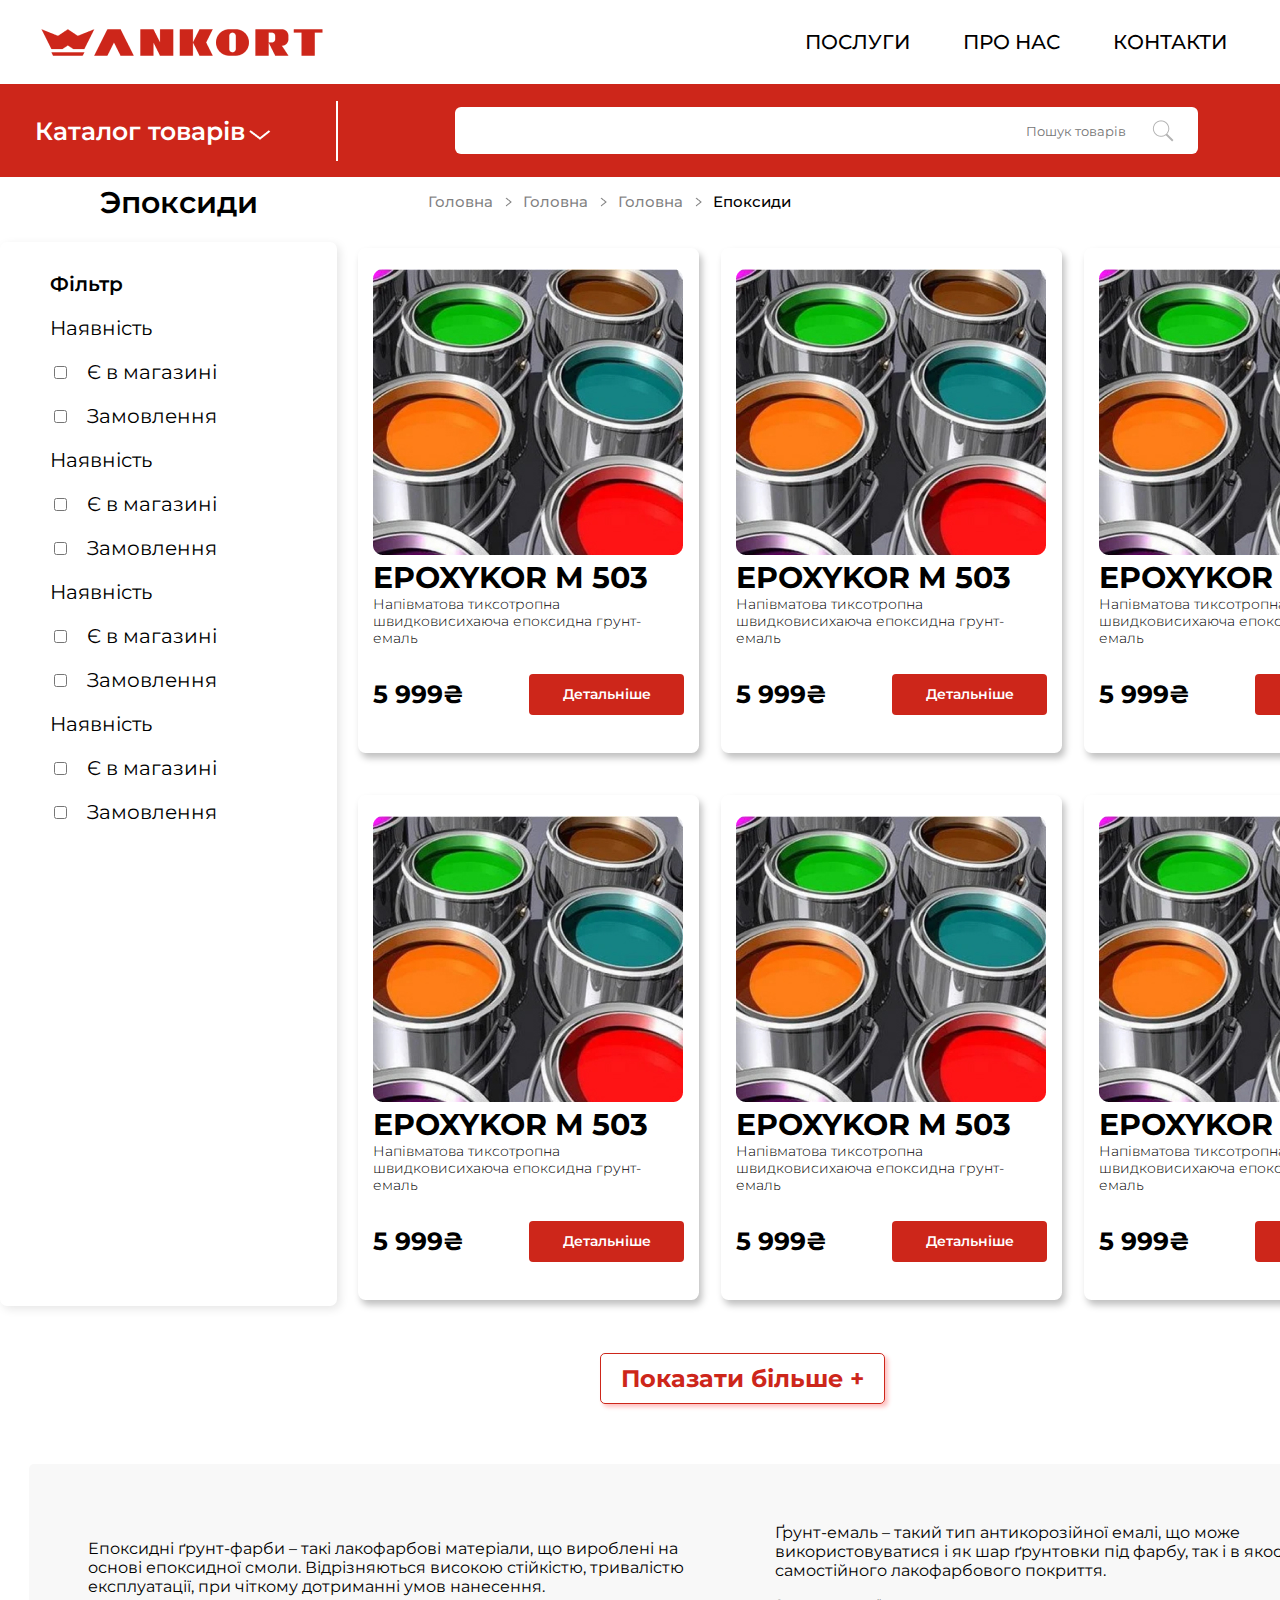
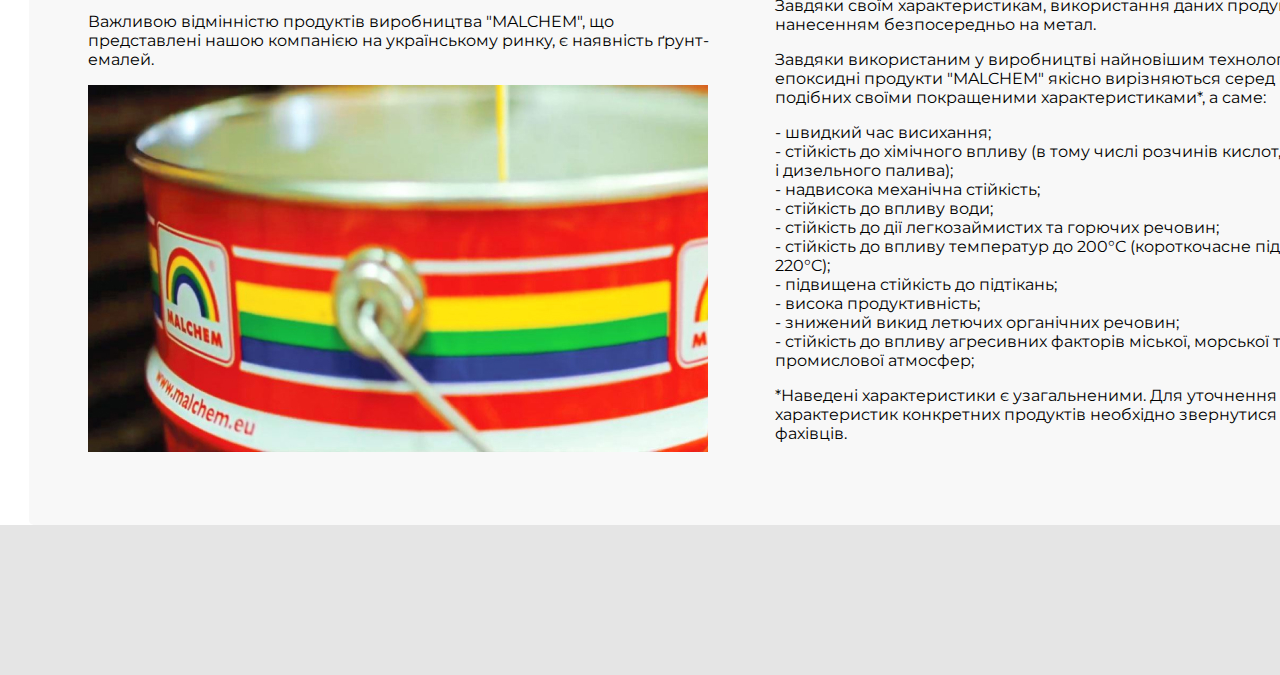
<file: Ankort/Index.html>
<!DOCTYPE html>
<html lang="en">

<head>
    <meta charset="UTF-8">
    <meta http-equiv="X-UA-Compatible" content="IE=edge">
    <meta name="viewport" content="width=device-width, initial-scale=1.0">
    <link rel="stylesheet" href="css/style.min.css">
    <link rel="preconnect" href="https://fonts.gstatic.com">
    <link href="https://fonts.googleapis.com/css2?family=Montserrat:wght@200;300;400;500;600;700&display=swap"
        rel="stylesheet">
    <title>Document</title>
</head>

<body>
    <header class="header">
        <div class="header__top">
            <div class="logo">
                <a href="#" class="logo-link">
                    <img src="images/logo.png" alt="">
                </a>
            </div>
            <ul class="menu__list">
                <li class="menu__item">
                    <a class="menu__link" href="#">Послуги</a>
                </li>
                <li class="menu__item">
                    <a class="menu__link" href="#">Про нас</a>
                </li>
                <li class="menu__item">
                    <a class="menu__link" href="#">Контакти</a>
                </li>
            </ul>
        </div>
        <div class="header__bottom-bg"></div>
    </header>
    <section class="content">
        <div class="container">
            <div class="header__bottom">
                <div class="menu__catalog">
                    <a class="menu__catalog-link" href="#">Каталог товарів</a>
                    <img class="menu__catalog-image" src="images/menu_expand.png" alt="">
                </div>
                <form class="header__search" action="">
                    <input class="header__search-input" type="text" placeholder="Пошук товарів" name="search">
                    <button class="header__search-buttom">
                    </button>
                </form>
                <div class="header__language">
                    <a href="" class="header__language-link lenguage__select">укр</a>
                    <span class="header__lenguage-merge">|</span>
                    <a href="" class="header__language-link">рус</a>
                </div>
            </div>
            <div class="navigation">
                <div class="navigation__title">
                    <a class="title" href="#">Эпоксиди</a>
                </div>
                <div class="breadcrumbs">
                    <ul class="breadcrumb__list">
                        <li class="breadcrumb__item"><a class="breadcrumb__link" href="#">Головна</a></li>
                        <li class="breadcrumb__item"><a class="breadcrumb__link" href="#">Головна</a></li>
                        <li class="breadcrumb__item"><a class="breadcrumb__link" href="#">Головна</a></li>
                        <li class="breadcrumb__item">Епоксиди</li>
                    </ul>
                </div>
            </div>
            <div class="product__content">
                <div class="filter">
                    <p class="filter-title">Фільтр</p>
                    <p>Наявність</p>
                    <form action="index.html">
                        <p><input class="filter__checkbox" type="checkbox" />Є в магазині</p>
                        <p><input class="filter__checkbox" type="checkbox" />Замовлення</p>
                        <p>Наявність</p>
                        <p><input class="filter__checkbox" type="checkbox" />Є в магазині</p>
                        <p><input class="filter__checkbox" type="checkbox" />Замовлення</p>
                        <p>Наявність</p>
                        <p><input class="filter__checkbox" type="checkbox" />Є в магазині</p>
                        <p><input class="filter__checkbox" type="checkbox" />Замовлення</p>
                        <p>Наявність</p>
                        <p><input class="filter__checkbox" type="checkbox" />Є в магазині</p>
                        <p><input class="filter__checkbox" type="checkbox" />Замовлення</p>
                    </form>
                </div>
                <div class="cardproducts">
                    <div class="cardproduct">
                        <img class="cardproduct__image" src="images/cardprocuct-1.jpg" alt="">
                        <div class="cardproduct__content">
                            <h2 class="cardproduct__content-title">
                                EPOXYKOR M 503
                            </h2>
                            <div class="cardproduct__content-text">
                                Напівматова тиксотропна швидковисихаюча епоксидна грунт-емаль
                            </div>
                            <div class="cardproduct__content-bottom">
                                <div class="cardproduct__content-price">
                                    5 999₴
                                </div>
                                <a class="cardproduct__content-link" href="Index1.html">
                                    Детальніше
                                </a>
                            </div>
                            </a>
                        </div>
                    </div>
                    <div class="cardproduct">
                        <img class="cardproduct__image" src="images/cardprocuct-1.jpg" alt="">
                        <div class="cardproduct__content">
                            <h2 class="cardproduct__content-title">
                                EPOXYKOR M 503
                            </h2>
                            <div class="cardproduct__content-text">
                                Напівматова тиксотропна швидковисихаюча епоксидна грунт-емаль
                            </div>
                            <div class="cardproduct__content-bottom">
                                <div class="cardproduct__content-price">
                                    5 999₴
                                </div>
                                <a class="cardproduct__content-link" href="Index1.html">
                                    Детальніше
                                </a>
                            </div>
                            </a>
                        </div>
                    </div>
                    <div class="cardproduct">
                        <img class="cardproduct__image" src="images/cardprocuct-1.jpg" alt="">
                        <div class="cardproduct__content">
                            <h2 class="cardproduct__content-title">
                                EPOXYKOR M 503
                            </h2>
                            <div class="cardproduct__content-text">
                                Напівматова тиксотропна швидковисихаюча епоксидна грунт-емаль
                            </div>
                            <div class="cardproduct__content-bottom">
                                <div class="cardproduct__content-price">
                                    5 999₴
                                </div>
                                <a class="cardproduct__content-link" href="#">
                                    Детальніше
                                </a>
                            </div>
                            </a>
                        </div>
                    </div>
                    <div class="cardproduct">
                        <img class="cardproduct__image" src="images/cardprocuct-1.jpg" alt="">
                        <div class="cardproduct__content">
                            <h2 class="cardproduct__content-title">
                                EPOXYKOR M 503
                            </h2>
                            <div class="cardproduct__content-text">
                                Напівматова тиксотропна швидковисихаюча епоксидна грунт-емаль
                            </div>
                            <div class="cardproduct__content-bottom">
                                <div class="cardproduct__content-price">
                                    5 999₴
                                </div>
                                <a class="cardproduct__content-link" href="Index1.html">
                                    Детальніше
                                </a>
                            </div>
                            </a>
                        </div>
                    </div>
                    <div class="cardproduct">
                        <img class="cardproduct__image" src="images/cardprocuct-1.jpg" alt="">
                        <div class="cardproduct__content">
                            <h2 class="cardproduct__content-title">
                                EPOXYKOR M 503
                            </h2>
                            <div class="cardproduct__content-text">
                                Напівматова тиксотропна швидковисихаюча епоксидна грунт-емаль
                            </div>
                            <div class="cardproduct__content-bottom">
                                <div class="cardproduct__content-price">
                                    5 999₴
                                </div>
                                <a class="cardproduct__content-link" href="Index1.html">
                                    Детальніше
                                </a>
                            </div>
                            </a>
                        </div>
                    </div>
                    <div class="cardproduct">
                        <img class="cardproduct__image" src="images/cardprocuct-1.jpg" alt="">
                        <div class="cardproduct__content">
                            <h2 class="cardproduct__content-title">
                                EPOXYKOR M 503
                            </h2>
                            <div class="cardproduct__content-text">
                                Напівматова тиксотропна швидковисихаюча епоксидна грунт-емаль
                            </div>
                            <div class="cardproduct__content-bottom">
                                <div class="cardproduct__content-price">
                                    5 999₴
                                </div>
                                <a class="cardproduct__content-link" href="Index1.html">
                                    Детальніше
                                </a>
                            </div>
                            </a>
                        </div>
                    </div>
                </div>
            </div>
            <div class="view__more">
                <a class="view__more-link" href="#">Показати більше +</a>
            </div>
            <div class="content__info">
                <p>
                    Епоксидні ґрунт-фарби – такі лакофарбові матеріали, що вироблені на основі епоксидної смоли.
                    Відрізняються високою стійкістю, тривалістю експлуатації, при чіткому дотриманні умов нанесення.
                </p>
                <p>
                    Важливою відмінністю продуктів виробництва "MALCHEM", що представлені нашою компанією на
                    українському
                    ринку, є наявність ґрунт-емалей.
                </p>
                <img src="images/content_img-1.jpg" alt="">
                <p>
                    Ґрунт-емаль – такий тип антикорозійної емалі, що може використовуватися і як шар ґрунтовки під
                    фарбу,
                    так і в якості самостійного лакофарбового покриття.
                </p>
                <p>
                    Завдяки своїм характеристикам, використання даних продуктів можливо нанесенням безпосередньо на
                    метал.
                </p>
                <p>
                    Завдяки використаним у виробництві найновішим технологіям, епоксидні продукти "MALCHEM" якісно
                    вирізняються серед інших подібних своїми покращеними характеристиками*, а саме:
                </p>
                <p>
                    - швидкий час висихання;</br>
                    - стійкість до хімічного впливу (в тому числі розчинів кислот, луг, бензину і дизельного
                    палива);</br>
                    - надвисока механічна стійкість;</br>
                    - стійкість до впливу води;</br>
                    - стійкість до дії легкозаймистих та горючих речовин;</br>
                    - стійкість до впливу температур до 200°C (короткочасне підвищення до 220°C);</br>
                    - підвищена стійкість до підтікань;</br>
                    - висока продуктивність;</br>
                    - знижений викид летючих органічних речовин;</br>
                    - стійкість до впливу агресивних факторів міської, морської та промислової атмосфер;
                </p>
                <p>
                    *Наведені характеристики є узагальненими.
                    Для уточнення характеристик конкретних продуктів необхідно звернутися до наших фахівців.
                </p>
            </div>
        </div>
    </section>
</body>

</html>
</file>
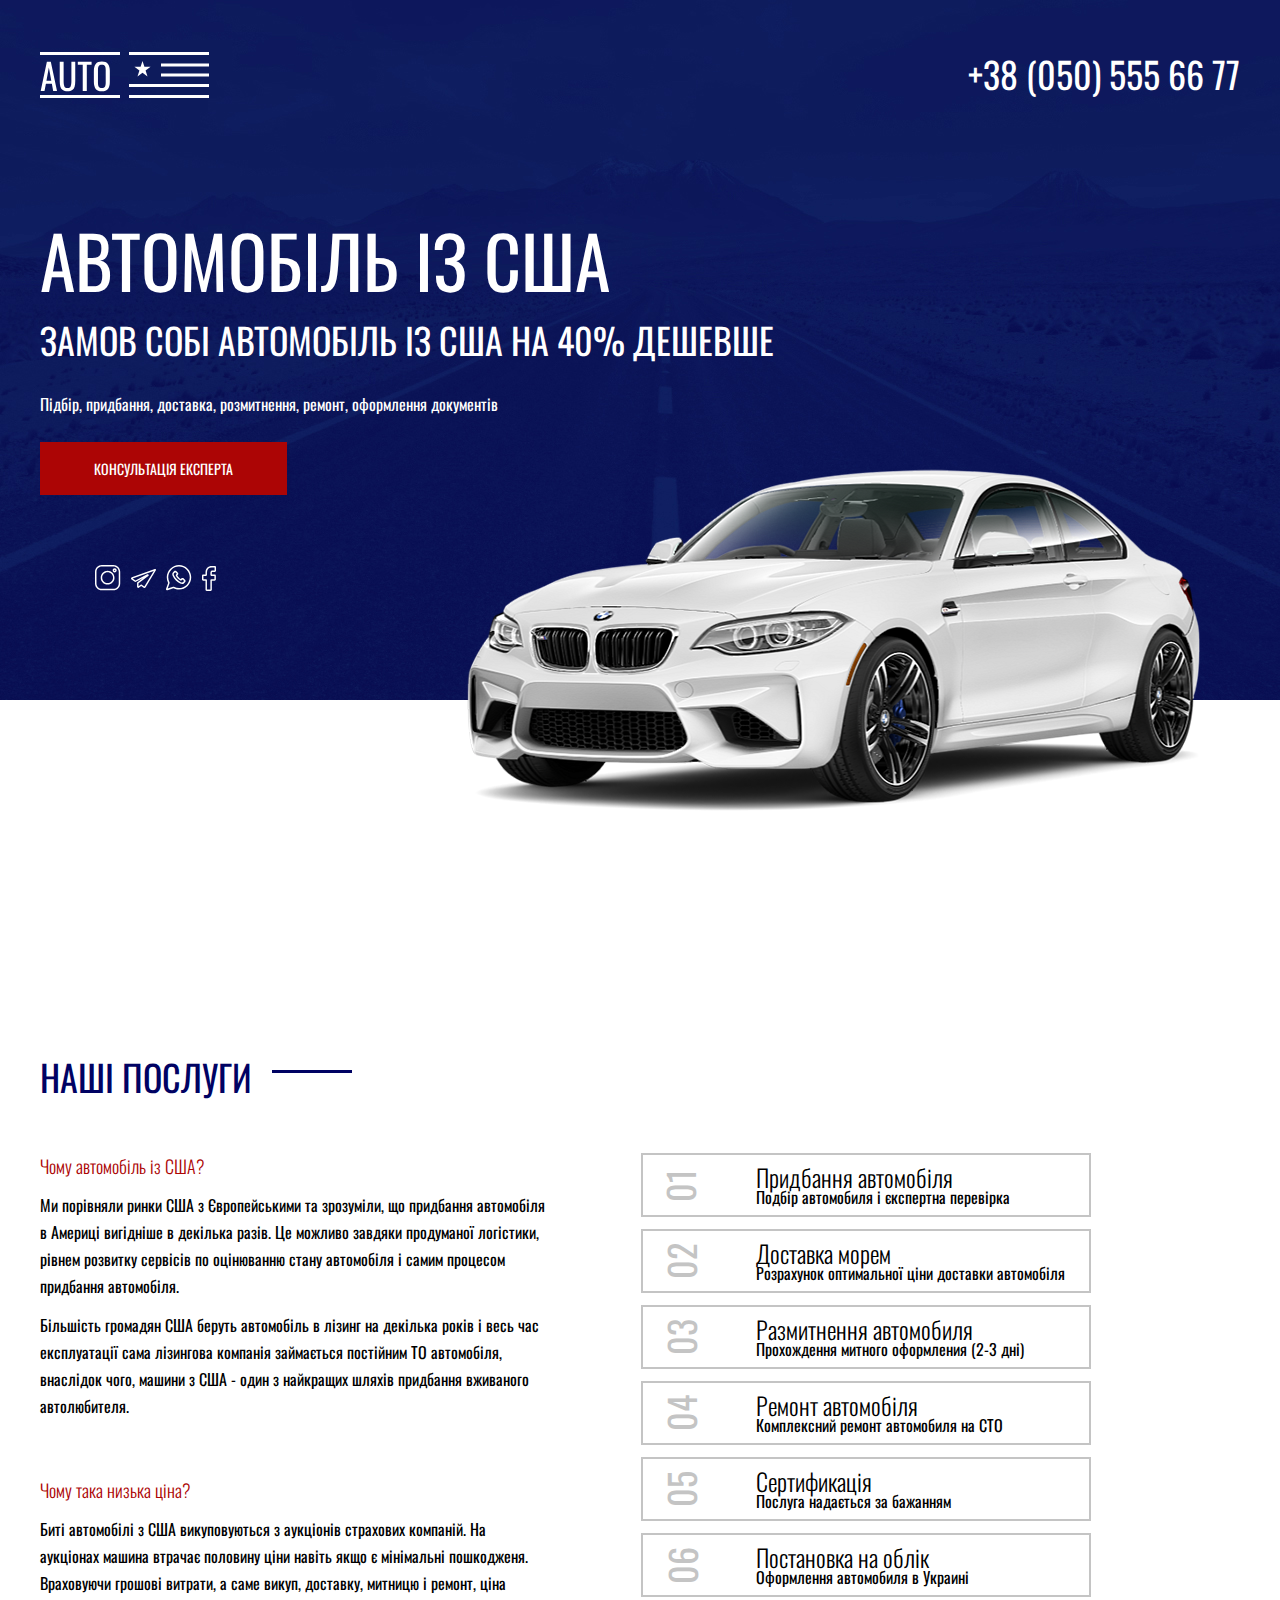
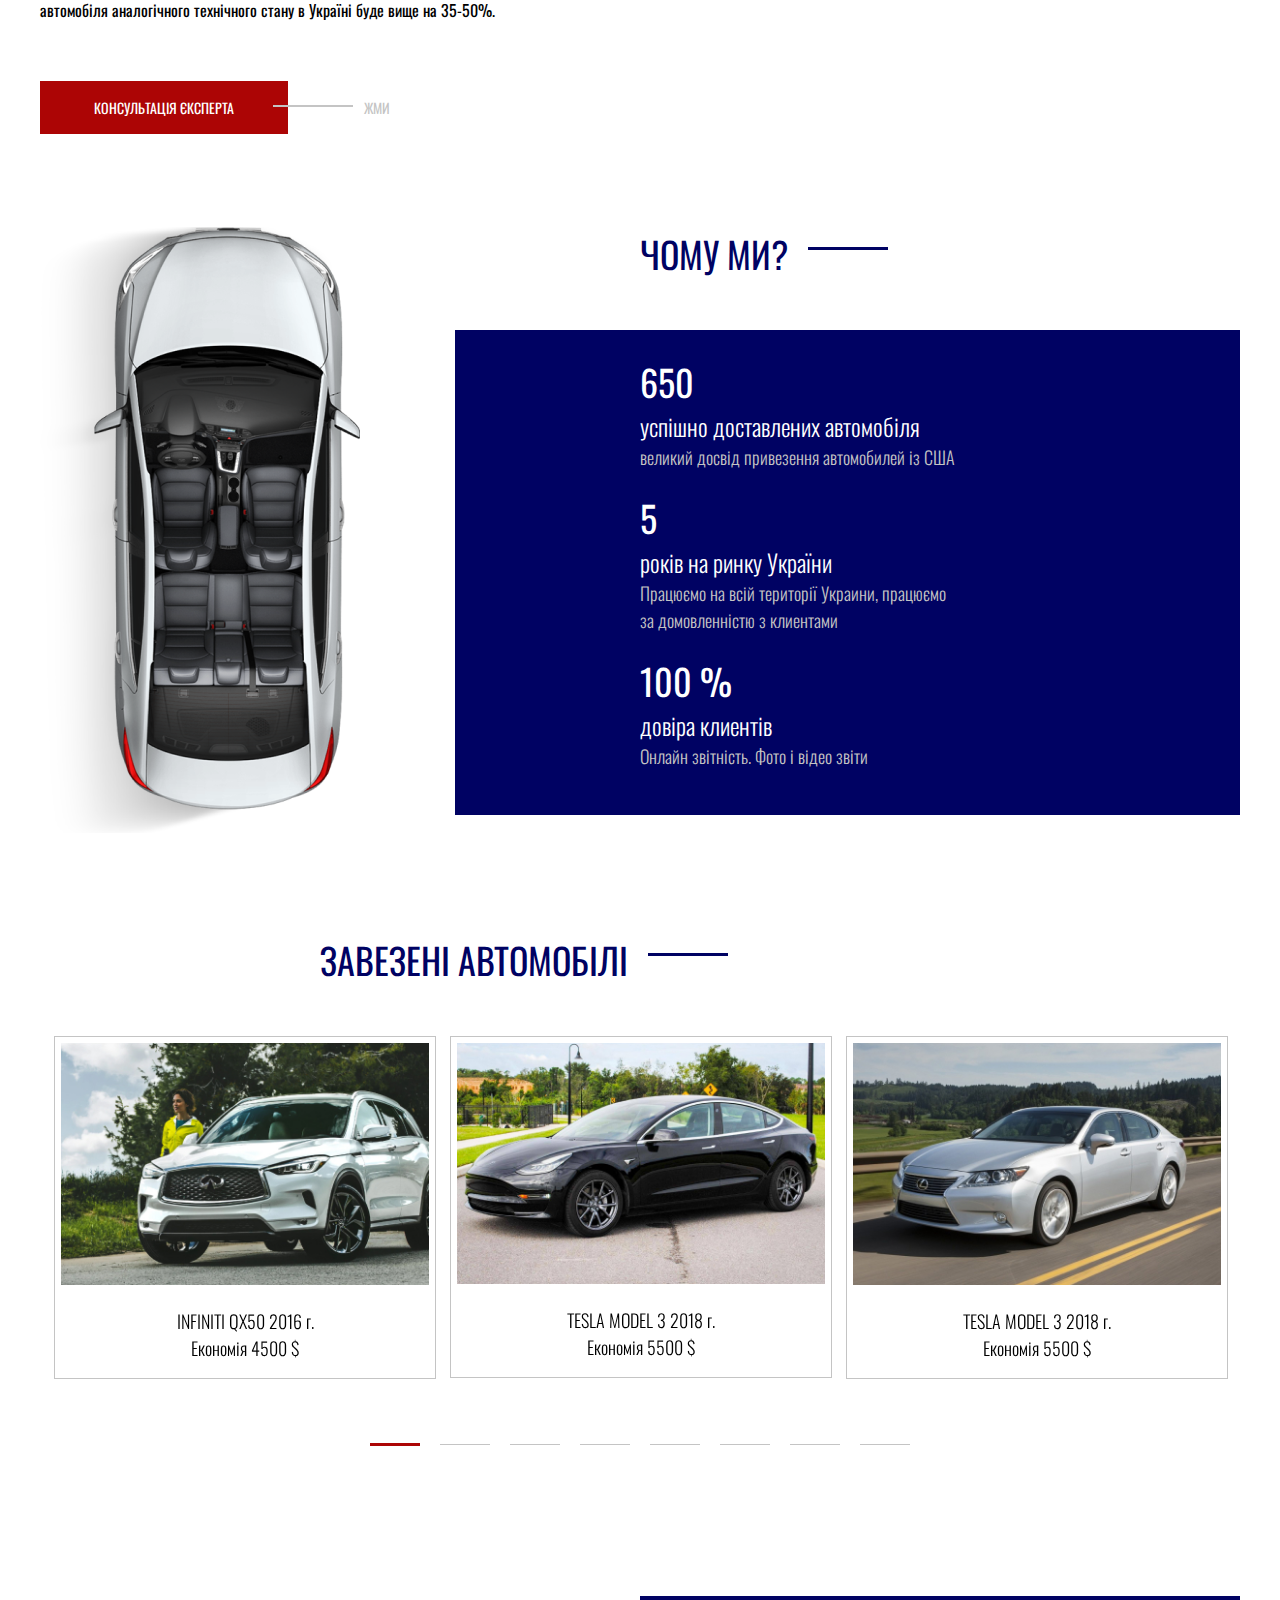
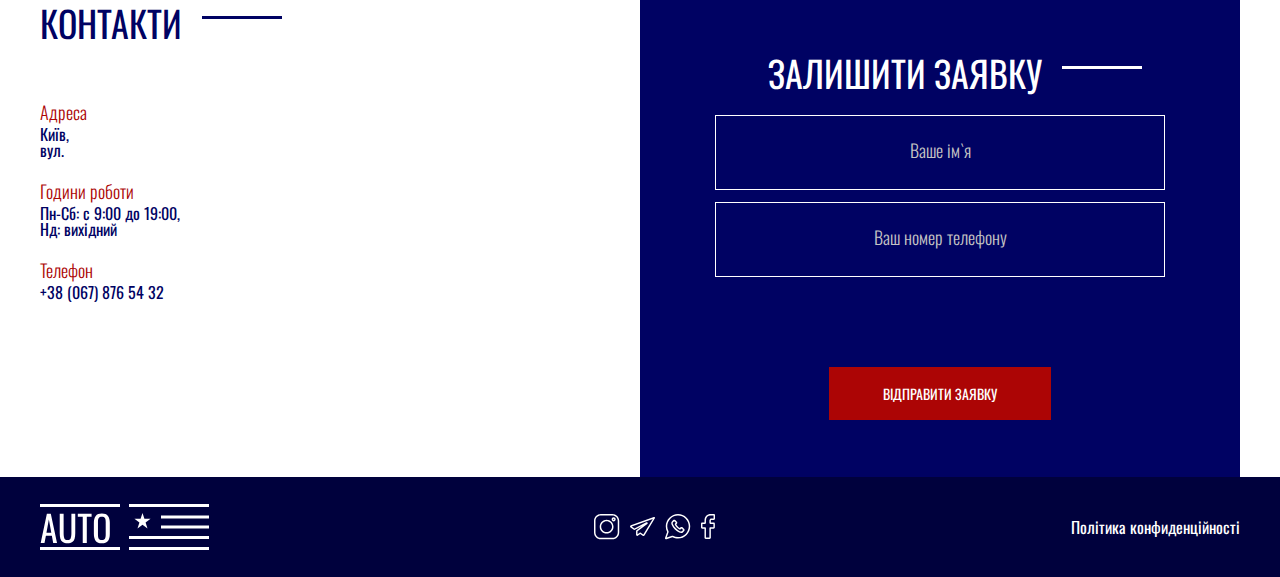
<file: AutoUSA/Index.html>
<!DOCTYPE html>
<html lang="ru">

<head>
    <meta charset="UTF-8">
    <meta http-equiv="X-UA-Compatible" content="IE=edge">
    <meta name="viewport" content="width=device-width, initial-scale=1.0">
    <link href="https://fonts.googleapis.com/css2?family=Oswald:wght@300;400&display=swap" rel="stylesheet">
    <link rel="preconnect" href="https://fonts.gstatic.com">
    <link rel="stylesheet" href="css/nullstyle.css">
    <link rel="stylesheet" href="css/slick.css">
    <link rel="stylesheet" href="css/jquery.fancybox.css">
    <link rel="stylesheet" href="css/style.css">


    <title>Document</title>
</head>

<body>
    <header class="header">
        <div class="container">

            <div class="header__top">
                <a class="logo" href="#">
                    <img class="logo__img" src="img/logo 2.svg" alt="">
                </a>
                <a class="phone" href="tel:+380505556677">+38 (050) 555 66 77</a>
            </div>

            <div class="header__content">
                <h1 class="header__title">
                    автомобіль із сша
                </h1>
                <h2 class="header__subtitle">
                    ЗАМОВ СОБІ АВТОМОБІЛЬ ІЗ США НА 40% ДЕШЕВШЕ
                </h2>
                <p class="header__text">
                    Підбір, придбання, доставка, розмитнення, ремонт, оформлення документів
                </p>
                <a class="button" href="#">КОНСУЛЬТАЦІЯ ЕКСПЕРТА</a>
                <div class="social header__social">
                    <a class="social__link" href="#">
                        <img class="social__img" src="img/social/instagram.svg" alt="">
                    </a>
                    <a class="social__link" href="#">
                        <img class="social__img" src="img/social/telegram.svg" alt="">
                    </a>
                    <a class="social__link" href="#">
                        <img class="social__img" src="img/social/whatsapp.svg" alt="">
                    </a>
                    <a class="social__link" href="#">
                        <img class="social__img" src="img/social/facebook.svg" alt="">
                    </a>
                </div>
                <img class="header__image" src="img/bmw.png" alt="">
            </div>
        </div>
    </header>

    <section class="services">
        <div class="container">
            <h2 class="title">НАШІ ПОСЛУГИ</h2>
            <div class="services__inner">
                <div class="services__content">
                    <div class="services__content-box">
                        <h6 class="services__content-title">
                            Чому автомобіль із США?
                        </h6>
                        <div class="services__content-textbox">
                            <p class="services__content-text">
                                Ми порівняли ринки США з Європейськими та зрозуміли, що придбання
                                автомобіля в Америці вигідніше в декілька разів. Це можливо завдяки продуманої
                                логістики, рівнем розвитку сервісів по оцінюванню стану автомобіля
                                і самим процесом придбання автомобіля.
                            </p>
                            <p class="services__content-text">
                                Більшість громадян США беруть автомобіль в лізинг на декілька років
                                і весь час експлуатації сама лізингова компанія
                                займається постійним ТО автомобіля, внаслідок чого,
                                машини з США - один з найкращих шляхів придбання вживаного автолюбителя.
                            </p>
                        </div>
                    </div>

                    <div class="services__content-box">
                        <h6 class="services__content-title">
                            Чому така низька ціна?
                        </h6>
                        <div class="services__content-textbox">
                            <p class="services__content-text">
                                Биті автомобілі з США викуповуються з аукціонів страхових компаній.
                                На аукціонах машина втрачає половину ціни навіть якщо є мінімальні
                                пошкодженя. Враховуючи грошові витрати, а саме викуп, доставку,
                                митницю і ремонт, ціна автомобіля аналогічного технічного стану в Україні
                                буде вище на 35-50%.
                            </p>
                        </div>
                    </div>
                    <a class="button button--decor" href="#">КОНСУЛЬТАЦІЯ ЄКСПЕРТА</a>
                </div>
                <ol class="services__list">
                    <li class="services__item">
                        <p class="services__item-title">Придбання автомобіля</p>
                        <p class="services__item-text">Подбір автомобиля і єкспертна перевірка</p>
                    </li>
                    <li class="services__item">
                        <p class="services__item-title">Доставка морем</p>
                        <p class="services__item-text">Розрахунок оптимальної ціни доставки автомобіля</p>
                    </li>
                    <li class="services__item">
                        <p class="services__item-title">Размитнення автомобиля</p>
                        <p class="services__item-text">Прохождення митного оформления (2-3 дні)</p>
                    </li>
                    <li class="services__item">
                        <p class="services__item-title">Ремонт автомобіля</p>
                        <p class="services__item-text">Комплексний ремонт автомобиля на СТО</p>
                    </li>
                    <li class="services__item">
                        <p class="services__item-title">Сертификація</p>
                        <p class="services__item-text">Послуга надається за бажанням</p>
                    </li>
                    <li class="services__item">
                        <p class="services__item-title">Постановка на облік</p>
                        <p class="services__item-text">Оформлення автомобиля в Украині</p>
                    </li>
                </ol>
            </div>
        </div>
    </section>

    <section class="benefits">
        <div class="container">
            <div class="benefits__inner">
                <img class="benefits__image" src="img/car.png" alt="">
                <div class="benefits__content">
                    <h2 class="title benefits__title">ЧОМУ МИ?</h2>
                    <ul class="benefits__list">
                        <li class="benefits__item">
                            <p class="benefits__item-num">650</p>
                            <p class="benefits__item-title">успішно доставлених автомобіля</p>
                            <p class="benefits__item-text">великий досвід привезення автомобилей із США</p>
                        </li>
                        <li class="benefits__item">
                            <p class="benefits__item-num">5</p>
                            <p class="benefits__item-title">років на ринку України</p>
                            <p class="benefits__item-text">Працюємо на всій території Украини,
                                працюємо за домовленністю з клиентами</p>
                        </li>
                        <li class="benefits__item">
                            <p class="benefits__item-num">100 %</p>
                            <p class="benefits__item-title">довіра клиентів</p>
                            <p class="benefits__item-text">Онлайн звітність. Фото і відео звіти</p>
                        </li>
                    </ul>
                </div>
            </div>
        </div>
    </section>

    <section class="carousel">
        <div class="container">
            <h2 class="title benefits__title">ЗАВЕЗЕНІ АВТОМОБІЛІ</h2>

            <div class="carousel__inner">

                <div class="carousel__item">
                    <div class="carousel__item-box">
                        <img class="carousel__item-img" src="img/carousel/1.jpg" alt="">
                        <h4 class="carousel__item-title">INFINITI QX50 2016 г.</h4>
                        <p class="carousel__item-text">Економія 4500 $</p>
                    </div>
                </div>

                <div class="carousel__item">
                    <div class="carousel__item-box">
                        <img class="carousel__item-img" src="img/carousel/2.jpg" alt="">
                        <h4 class="carousel__item-title">TESLA MODEL 3 2018 г.</h4>
                        <p class="carousel__item-text">Економія 5500 $</p>
                    </div>
                </div>

                <div class="carousel__item">
                    <div class="carousel__item-box">
                        <img class="carousel__item-img" src="img/carousel/3.jpg" alt="">
                        <h4 class="carousel__item-title">TESLA MODEL 3 2018 г.</h4>
                        <p class="carousel__item-text">Економія 5500 $</p>
                    </div>
                </div>

                <div class="carousel__item">
                    <div class="carousel__item-box">
                        <img class="carousel__item-img" src="img/carousel/1.jpg" alt="">
                        <h4 class="carousel__item-title">INFINITI QX50 2016 г.</h4>
                        <p class="carousel__item-text">Економія 4500 $</p>
                    </div>
                </div>

                <div class="carousel__item">
                    <div class="carousel__item-box">
                        <img class="carousel__item-img" src="img/carousel/2.jpg" alt="">
                        <h4 class="carousel__item-title">INFINITI QX50 2016 г.</h4>
                        <p class="carousel__item-text">Економія 4500 $</p>
                    </div>
                </div>

                <div class="carousel__item">
                    <div class="carousel__item-box">
                        <img class="carousel__item-img" src="img/carousel/3.jpg" alt="">
                        <h4 class="carousel__item-title">INFINITI QX50 2016 г.</h4>
                        <p class="carousel__item-text">Економія 4500 $</p>
                    </div>
                </div>


                <div class="carousel__item">
                    <div class="carousel__item-box">
                        <img class="carousel__item-img" src="img/carousel/1.jpg" alt="">
                        <h4 class="carousel__item-title">INFINITI QX50 2016 г.</h4>
                        <p class="carousel__item-text">Економія 4500 $</p>
                    </div>
                </div>


                <div class="carousel__item">
                    <div class="carousel__item-box">
                        <img class="carousel__item-img" src="img/carousel/2.jpg" alt="">
                        <h4 class="carousel__item-title">INFINITI QX50 2016 г.</h4>
                        <p class="carousel__item-text">Економія 4500 $</p>
                    </div>
                </div>
            </div>
        </div>
    </section>

    <section class="contacts">
        <div class="container">
            <div class="contacts__inner">
                <div class="contacts__info">
                    <h2 class="title">КОНТАКТИ</h2>
                    <ul class="contacts__item">
                        <li class="contacts__item">
                            <p class="contacts__item-title">Адреса</p>
                            <p class="contacts__item-text">
                                Київ, <br>
                                вул.
                            </p>
                        </li>

                        <li class="contacts__item">
                            <p class="contacts__item-title">Години роботи</p>
                            <p class="contacts__item-text">
                                Пн-Сб: с 9:00 до 19:00,<br>
                                Нд: вихідний
                            </p>
                        </li>

                        <li class="contacts__item">
                            <p class="contacts__item-title">Телефон</p>
                            <p class="contacts__item-text">
                                +38 (067) 876 54 32
                            </p>
                        </li>
                    </ul>
                </div>
                <form class="contacts__form">
                    <h2 class="title contacts__title">Залишити заявку</h2>
                    <input class="contacts__input" type="text" placeholder="Ваше ім`я"></input>
                    <input class="contacts__input" type="tel" placeholder="Ваш номер телефону"></input>
                    <button class="contacts__btn button" type="submit">Відправити заявку</button>
                </form>
            </div>
        </div>
    </section>

    <footer class="footer">
        <div class="container">
            <div class="footer__inner">
                <a class="logo" href="#">
                    <img class="logo__img" src="img/logo 2.svg" alt="">
                </a>

                <div class="social">
                    <a class="social__link" href="#">
                        <img class="social__img" src="img/social/instagram.svg" alt="">
                    </a>
                    <a class="social__link" href="#">
                        <img class="social__img" src="img/social/telegram.svg" alt="">
                    </a>
                    <a class="social__link" href="#">
                        <img class="social__img" src="img/social/whatsapp.svg" alt="">
                    </a>
                    <a class="social__link" href="#">
                        <img class="social__img" src="img/social/facebook.svg" alt="">
                    </a>
                </div>

                <a class="footer__copy" href="#">
                    Політика конфиденційності
                </a>
            </div>
        </div>
    </footer>

    <script src="https://ajax.googleapis.com/ajax/libs/jquery/3.4.1/jquery.min.js"></script>
    <script src="js/slick.min.js"></script>
    <script src="js/jquery.fancybox.min.js"></script>
    <script src="js/main.js"></script>
</body>

</html>
</file>
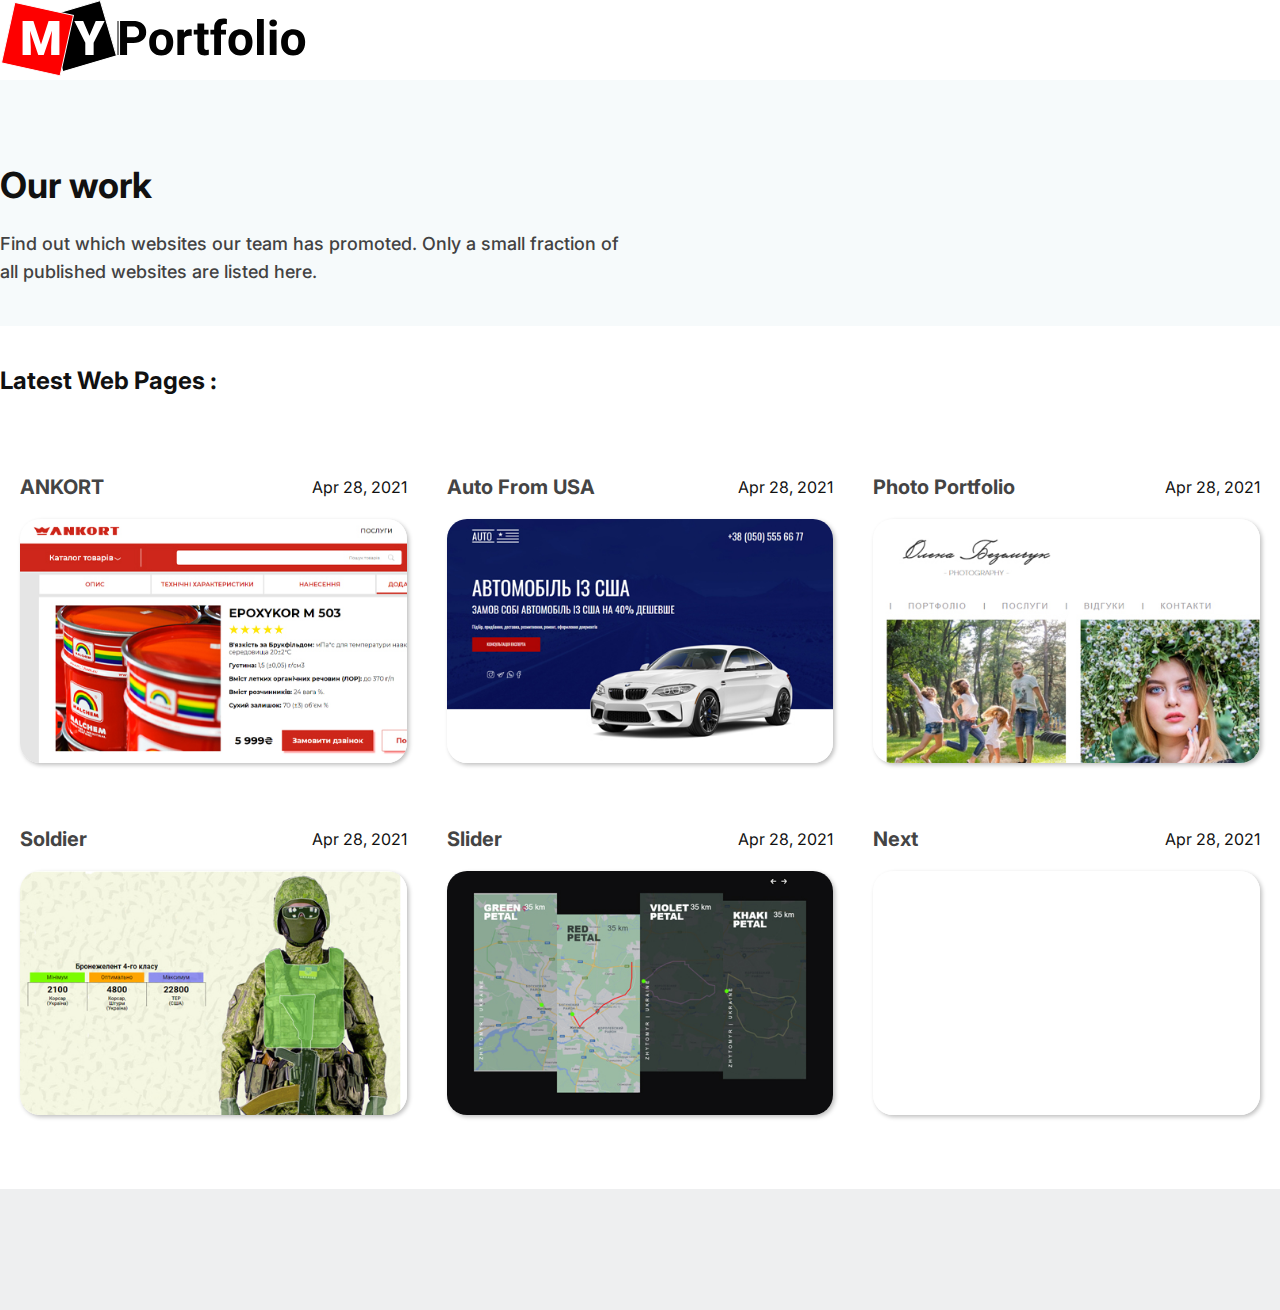
<file: Portfolio/Index.html>
<!DOCTYPE html>
<html lang="en">

<head>
    <meta charset="UTF-8">
    <meta http-equiv="X-UA-Compatible" content="IE=edge">
    <meta name="viewport" content="width=device-width, initial-scale=1.0">
    <link rel="preconnect" href="https://fonts.gstatic.com">
    <link href="https://fonts.googleapis.com/css2?family=Inter:wght@100;200;300;400;500;600;700;800;900&display=swap"
        rel="stylesheet">
    <link rel="stylesheet" href="css/style.min.css">
    <title>Document</title>
</head>

<body>
    <header class="header">
        <nav class="header__nav">
            <div class="container">
                <div class="header__navbar">
                    <div class="header__navbar-brend">
                        <a class="header__navbar-logo" href="#">
                            <img src="images/logo1.svg" alt="">
                        </a>
                    </div>
                </div>
            </div>
        </nav>
    </header>
    <section class="underheader">
        <div class="container">
            <div class="underheader__row">
                <div class="underheader__row-left">
                    <h1>Our work</h1>
                    <p class="underheader__row-text">Find out which websites our team has promoted. Only a small
                        fraction of all published websites are listed here. </p>
                </div>
                <div class="underheader__row-right">

                </div>
            </div>

        </div>
    </section>
    <section>
        <div class="container">
            <div class="content__bar">
                <h2>
                    Latest Web Pages :
                </h2>
            </div>
            <div class="content">
                <div class="content__row">
                    <div class="content__item">
                        <div class="content__item-topinfo">
                            <div class="content__item-title">
                                ANKORT
                            </div>
                            <div class="icontent__item-date">
                                Apr 28, 2021
                            </div>
                        </div>

                        <div class="content__item-image">

                            <a href="https://trubkozub.github.io/Ankort/Index.html">
                                <span class="content__item-black">
                                    WATCH THIS
                                </span>
                                <img class="content__image" src="images/web2.jpg" alt="">
                            </a>
                        </div>
                    </div>
                    <div class="content__item">
                        <div class="content__item-topinfo">
                            <div class="content__item-title">
                                Auto From USA
                            </div>
                            <div class="content__item-date">
                                Apr 28, 2021
                            </div>
                        </div>

                        <div class="content__item-image">

                            <a href="https://trubkozub.github.io/AutoUSA/Index.html">
                                <span class="content__item-black">
                                    WATCH THIS
                                </span>
                                <img class="content__image" src="images/autousa.jpg" alt="">
                            </a>
                        </div>
                    </div>
                    <div class="content__item">
                        <div class="content__item-topinfo">
                            <div class="content__item-title">
                                Photo Portfolio
                            </div>
                            <div class="icontent__item-date">
                                Apr 28, 2021
                            </div>
                        </div>

                        <div class="content__item-image">

                            <a href="http://bezemchuk.todoup.in.ua/frontend/web/index.php?r=catalog%2Flist_oll">
                                <span class="content__item-black">
                                    WATCH THIS
                                </span>
                                <img class="content__image" src="images/web4.jpg" alt="">
                            </a>
                        </div>
                    </div>
                </div>
                <div class="content__row">
                    <div class="content__item">
                        <div class="content__item-topinfo">
                            <div class="content__item-title">
                                Soldier
                            </div>
                            <div class="icontent__item-date">
                                Apr 28, 2021
                            </div>
                        </div>

                        <div class="content__item-image">

                            <a href="https://trubkozub.github.io/Soldier/Index.html">
                                <span class="content__item-black">
                                    WATCH THIS
                                </span>
                                <img class="content__image" src="images/soldier.jpg" alt="">
                            </a>
                        </div>
                    </div>
                    <div class="content__item">
                        <div class="content__item-topinfo">
                            <div class="content__item-title">
                                Slider
                            </div>
                            <div class="icontent__item-date">
                                Apr 28, 2021
                            </div>
                        </div>

                        <div class="content__item-image">

                            <a href="https://trubkozub.github.io/Slider/Index.html">
                                <span class="content__item-black">
                                    WATCH THIS
                                </span>
                                <img class="content__image" src="images/slider.jpg" alt="">
                            </a>
                        </div>
                    </div>
                    <div class="content__item">
                        <div class="content__item-topinfo">
                            <div class="content__item-title">
                                Next
                            </div>
                            <div class="icontent__item-date">
                                Apr 28, 2021
                            </div>
                        </div>

                        <div class="content__item-image">

                            <a href="#">
                                <span class="content__item-black">
                                    WATCH THIS
                                </span>
                                <img class="content__image" src="images/next.jpg" alt="">
                            </a>
                        </div>
                    </div>
                </div>
            </div>
        </div>
    </section>
    <footer>
        <div class="container">
            <div class="footer__row">
                <div class="footer__row-left">
                    <h4>

                    </h4>
                    <p class="footer__row-text">

                    </p>
                </div>
                <div class="footer__row-right">

                </div>

            </div>
        </div>
    </footer>

</body>

</html>
</file>
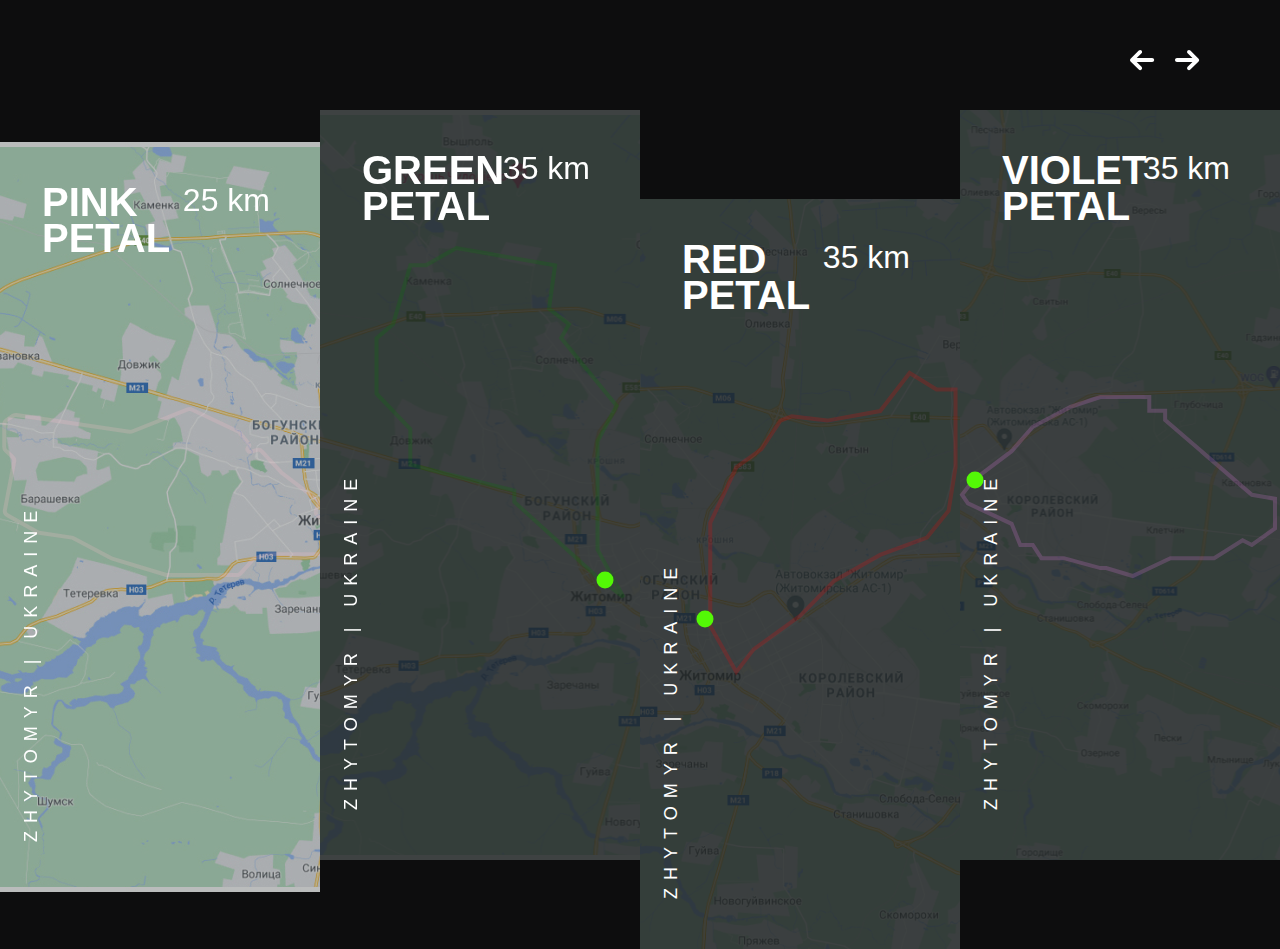
<file: Slider/Index.html>
<!DOCTYPE html>
<html lang="en">

<head>
    <meta charset="UTF-8">
    <meta http-equiv="X-UA-Compatible" content="IE=edge">
    <meta name="viewport" content="width=device-width, initial-scale=1.0">
    <link rel="stylesheet" href="css/slick.css">
    <link rel="stylesheet" href="css/steledefoult.css">

    <link rel="stylesheet" href="css/style.min.css">
    <link rel="stylesheet" href="css/animate.css">
    <title>Document</title>
</head>

<body>
    <div class="container">
        <section class="serf">
            <div class="serf-slider">
                <div class="serf-box" style="background-image: url(images/map-1.jpg);">
                    <div class="serf-box__inner">
                        <div class="serf-box__inner-title">Pink Petal</div>
                        <div class="serf-box__inner-location">Zhytomyr | Ukraine</div>
                        <div class="serf-box__inner-distance">25 km</div>
                        <div class="content__item-black">
                            <svg width="390" height="750" viewBox="0 0 390 750" fill="none"
                                xmlns="http://www.w3.org/2000/svg">
                                <path class="running-curd__track"
                                    d="M352.067 401.615V392.315C352.067 391.188 352.573 390.119 353.446 389.405C356.181 387.167 354.599 382.733 351.065 382.733H345.959C344.861 382.733 343.794 382.372 342.922 381.705L332.714 373.899C330.855 372.477 330.23 369.956 331.211 367.832L333.078 363.786C334.048 361.684 333.448 359.19 331.627 357.76L322.6 350.667L296.938 330.992C296.713 330.82 296.503 330.629 296.311 330.421L276.532 309.06C275.546 307.995 274.058 307.552 272.651 307.904L265.493 309.693C262.928 310.335 261.319 307.006 263.415 305.394C264.502 304.557 264.686 302.988 263.82 301.923L254.849 290.88C254.378 290.301 253.783 289.834 253.108 289.514L206.698 267.531C205.445 266.937 204.001 266.891 202.713 267.402L147.051 289.503C146.232 289.829 145.341 289.931 144.468 289.801L31.5738 272.951C30.3464 272.768 29.0948 273.048 28.0622 273.736L21.4932 278.116C20.1022 279.043 19.2667 280.604 19.2667 282.276V305.134C19.2667 306.535 19.8549 307.873 20.888 308.82L27.6121 314.983C28.8893 316.154 29.4693 317.903 29.1451 319.605L19.9384 367.94C19.537 370.048 20.5248 372.176 22.3935 373.231L52.2636 390.08C52.7945 390.38 53.3757 390.58 53.9785 390.67L86.8818 395.606C87.4454 395.69 87.9903 395.87 88.4931 396.139L126.297 416.301C126.587 416.455 126.892 416.581 127.206 416.676L180.627 432.787C181.095 432.928 181.582 433 182.071 433H199.533H215.133H251.898C253.32 433 254.675 432.394 255.624 431.334L267.917 417.594C268.538 416.901 269.34 416.394 270.233 416.132L282.909 412.403C283.367 412.268 283.842 412.2 284.32 412.2H310.467H342.04C343.457 412.2 344.808 411.598 345.756 410.545L350.783 404.959C351.609 404.041 352.067 402.85 352.067 401.615Z"
                                    stroke-width="4" stroke="pink" />
                                <circle cx="350" cy="395" r="8.5" fill="#53F806" />
                            </svg>
                        </div>
                    </div>
                </div>

                <div class="serf-box" style="background-image: url(images/map-2.jpg);">
                    <div class="serf-box__inner">
                        <div class="serf-box__inner-title">Green Petal</div>
                        <div class="serf-box__inner-location">Zhytomyr | Ukraine</div>
                        <div class="serf-box__inner-distance">35 km</div>
                        <div class="content__item-black">
                            <svg width="390" height="750" viewBox="0 0 390 750" fill="none"
                                xmlns="http://www.w3.org/2000/svg">
                                <path class="running-curd__track"
                                    d="M292.533 467.333L318.533 487.267L292.533 439.6V404.933V331.267L311.6 295.733L256.133 228.133L263.933 214.267L244 198.667L250.067 155.333L151.267 138L120.933 155.333H105.333L88 214.267L71.5333 228.133V283.6L105.333 319.133V354.667L209.333 380.667V391.933L292.533 467.333Z"
                                    stroke-width="4" stroke="green" />
                                <circle cx="300" cy="470" r="8.5" fill="#53F806" />
                            </svg>
                        </div>
                    </div>
                </div>
                <div class="serf-box" style="background-image: url(images/map-3.jpg);">
                    <div class="serf-box__inner">
                        <div class="serf-box__inner-title">Red Petal</div>
                        <div class="serf-box__inner-location">Zhytomyr | Ukraine</div>
                        <div class="serf-box__inner-distance">35 km</div>
                        <div class="content__item-black">
                            <svg width="390" height="750" viewBox="0 0 390 750" fill="none"
                                xmlns="http://www.w3.org/2000/svg">
                                <path class="running-curd__track"
                                    d="M85.2667 427L111.267 472.933L128.6 450.4L175.4 416.6L209.2 381.933L255.133 355.933L301.933 338.6L323.6 311.733L330.533 268.4V221.6V190.4H311.467L284.6 173.933L255.133 212.067L202.267 221.6L166.733 217.267L155.467 221.6L136.4 250.2L111.267 268.4L85.2667 323.867V427Z"
                                    stroke-width="4" stroke="red" />
                                <circle cx="80" cy="420" r="8.5" fill="#53F806" />
                            </svg>
                        </div>
                    </div>
                </div>
                <div class="serf-box" style="background-image: url(images/map-4.jpg);">
                    <div class="serf-box__inner">
                        <div class="serf-box__inner-title">Violet Petal</div>
                        <div class="serf-box__inner-location">Zhytomyr | Ukraine</div>
                        <div class="serf-box__inner-distance">35 km</div>
                        <div class="content__item-black">
                            <svg width="390" height="750" viewBox="0 0 390 750" fill="none"
                                xmlns="http://www.w3.org/2000/svg">
                                <path class="running-curd__track"
                                    d="M28.2495 370.225L17 384.756L22.9556 393.343L66.63 413.819L75.2326 434.956H87.8055L96.408 448.166H118.907L155.302 458.074H161.258L187.727 466L225.446 448.166H269.121L297.575 430.332L306.839 434.956L330 418.443V388.72L306.839 384.756L220.152 310.118V300.871H204.271V287H155.302L125.524 296.908L87.8055 316.723L66.63 341.162L28.2495 370.225Z"
                                    stroke-width="4" stroke="violet" />
                                <circle cx="30" cy="370" r="8.5" fill="#53F806" />
                            </svg>
                        </div>
                    </div>
                </div>
                <div class="serf-box" style="background-image: url(images/map-5.jpg);">
                    <div class="serf-box__inner">
                        <div class="serf-box__inner-title">Khaki Petal</div>
                        <div class="serf-box__inner-location">Zhytomyr | Ukraine</div>
                        <div class="serf-box__inner-distance">35 km</div>
                        <div class="content__item-black">
                            <svg width="390" height="750" viewBox="0 0 390 750" fill="none"
                                xmlns="http://www.w3.org/2000/svg">
                                <path class="running-curd__track"
                                    d="M28.5333 387.067L37.2 308.2L93.5333 339.4L106.533 368.867H128.2L136.867 387.067H153.333L207.067 405.267L247.8 409.6L285.933 401.8L311.067 405.267L322.333 424.333L301.533 465.933L305.867 488.467L289.4 504.067V530.933L267.733 568.2L247.8 559.533L236.533 568.2L207.067 578.6L158.533 572.533L147.267 559.533L111.733 546.533L98.7333 530.933L75.3333 484.133V461.6L47.6 424.333L28.5333 387.067Z"
                                    stroke-width="4" stroke="khaki" />
                                <circle cx="30" cy="380" r="8.5" fill="#53F806" />
                            </svg>
                        </div>
                    </div>
                </div>
            </div>
        </section>
    </div>
    <script src="https://ajax.googleapis.com/ajax/libs/jquery/3.4.1/jquery.min.js"></script>
    <script src="js/libs.min.js"></script>
    <script src="js/main.js"></script>
</body>

</html>
</file>
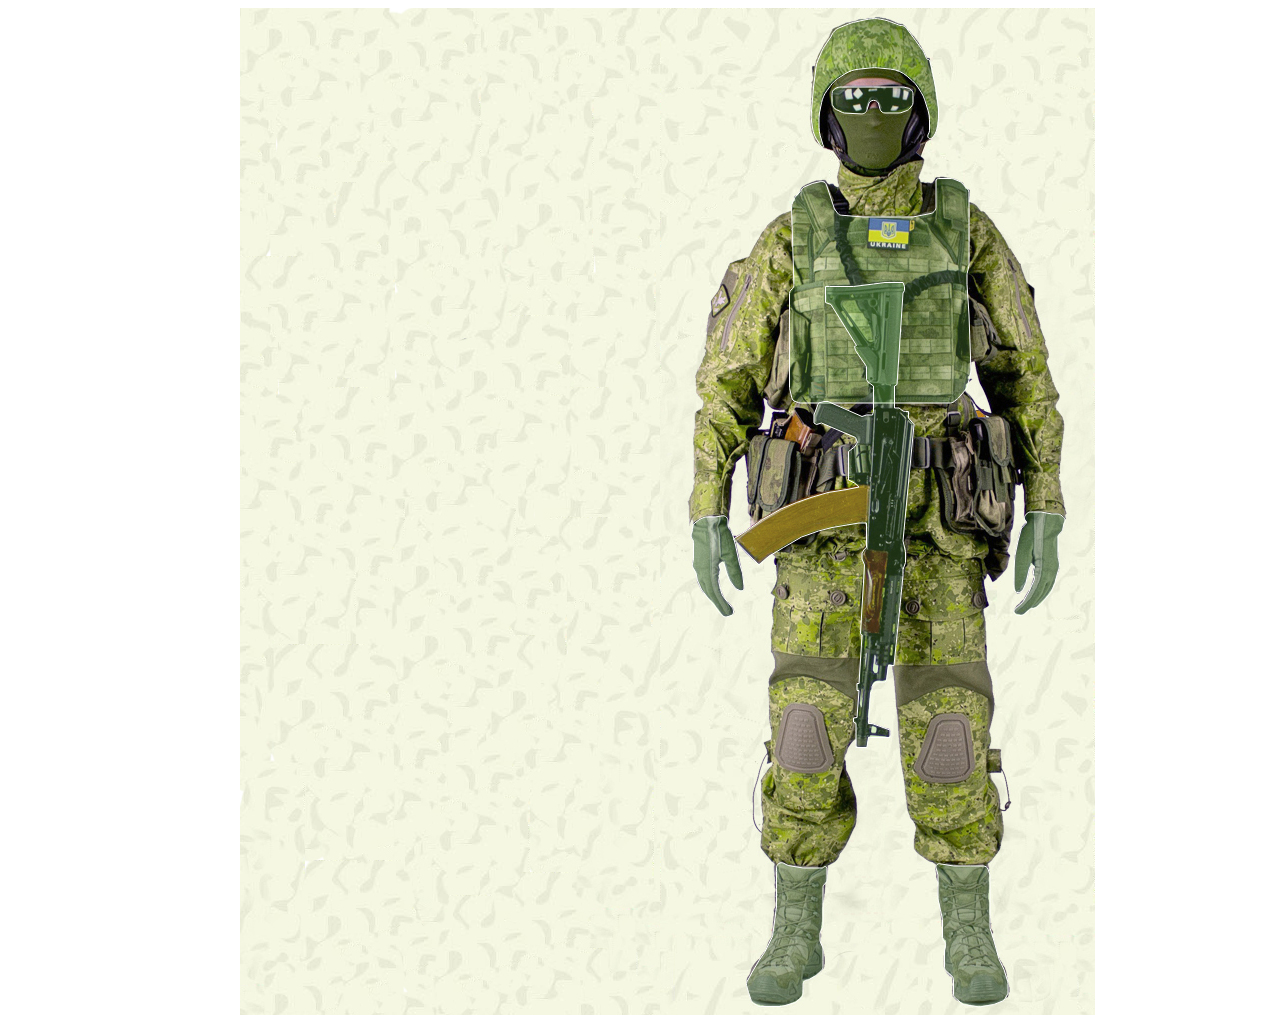
<file: Soldier/Index.html>
<!DOCTYPE html>
<html lang="en">

<head>
    <meta charset="UTF-8">
    <meta http-equiv="X-UA-Compatible" content="IE=edge">
    <meta name="viewport" content="width=device-width, initial-scale=1.0">
    <link rel="preconnect" href="https://fonts.gstatic.com">
    <link href="https://fonts.googleapis.com/css2?family=Roboto:wght@100;300;400;500;700;900&display=swap"
        rel="stylesheet">
    <link rel="stylesheet" href="css/style.min.css">
    <title>Document</title>
</head>

<body>
    <div class="container">
        <div class="container__wrapper">
            <div class="equipment__wrapper">
                <div class="equipment" id="hellmet">
                    <div class="equipment__title">
                        Кевларовий шолом
                    </div>
                    <div class="equipment__option">
                        <div class="option__item-wrapper">
                            <div class="option__item">

                                <div class="option__item-title">
                                    Мінімум
                                </div>
                                <div class="option__item-subtitle">
                                    1250 <p>1-й клас
                                    <p>(Україна)
                                </div>

                            </div>
                            <div class="option__item">

                                <div class="option__item-title">
                                    Оптимально
                                </div>
                                <div class="option__item-subtitle">
                                    2000 <p>Schuberth
                                    <p>(Німеччина)
                                </div>

                            </div>
                            <div class="option__item">

                                <div class="option__item-title">
                                    Максимум
                                </div>
                                <div class="option__item-subtitle">
                                    4800 <p>MICH
                                    <p>(США)
                                </div>

                            </div>
                        </div>
                    </div>
                </div>
                <div class="equipment" id="glasses">
                    <div class="equipment__title">
                        Тактичні захистні окуляри
                    </div>
                    <div class="equipment__option">
                        <div class="option__item-wrapper">
                            <div class="option__item">

                                <div class="option__item-title">
                                    Мінімум
                                </div>
                                <div class="option__item-subtitle">
                                    125 <p>Україна
                                </div>

                            </div>
                            <div class="option__item">

                                <div class="option__item-title">
                                    Оптимально
                                </div>
                                <div class="option__item-subtitle">
                                    620 <p>ESS
                                    <p>(США)
                                </div>

                            </div>
                            <div class="option__item">

                                <div class="option__item-title">
                                    Максимум
                                </div>
                                <div class="option__item-subtitle">
                                    2510 <p>ESS
                                    <p>(США)
                                </div>

                            </div>
                        </div>
                    </div>
                </div>
                <div class="equipment" id="bulletproof">
                    <div class="equipment__title">
                        Бронежелент 4-го класу
                    </div>
                    <div class="equipment__option">
                        <div class="option__item-wrapper">
                            <div class="option__item">

                                <div class="option__item-title">
                                    Мінімум
                                </div>
                                <div class="option__item-subtitle">
                                    2100 <p>Корсар
                                    <p>(Україна)
                                </div>

                            </div>
                            <div class="option__item">

                                <div class="option__item-title">
                                    Оптимально
                                </div>
                                <div class="option__item-subtitle">
                                    4800 <p>Корсар,<p>Штурм
                                    <p>(Україна)
                                </div>

                            </div>
                            <div class="option__item">

                                <div class="option__item-title">
                                    Максимум
                                </div>
                                <div class="option__item-subtitle">
                                    22800 <p>TEP
                                    <p>(США)
                                </div>

                            </div>
                        </div>
                    </div>
                </div>
                <div class="equipment" id="gun">
                    <div class="equipment__title">
                        Автомат "АК-74"
                    </div>
                    <div class="equipment__option">
                        <div class="option__item-wrapper">
                            <div class="option__item">

                                <div class="option__item-title">
                                    Мінімум
                                </div>
                                <div class="option__item-subtitle">
                                    1250 <p>1-й клас
                                    <p>(Україна)
                                </div>

                            </div>
                            <div class="option__item">

                                <div class="option__item-title">
                                    Оптимально
                                </div>
                                <div class="option__item-subtitle">
                                    2000 <p>Schuberth
                                    <p>(Німеччина)
                                </div>

                            </div>
                            <div class="option__item">

                                <div class="option__item-title">
                                    Максимум
                                </div>
                                <div class="option__item-subtitle">
                                    4800 <p>MICH
                                    <p>(США)
                                </div>

                            </div>
                        </div>
                    </div>
                </div>
                <div class="equipment" id="gloves">
                    <div class="equipment__title">
                        Рукавиці тактичні
                    </div>
                    <div class="equipment__option">
                        <div class="option__item-wrapper">
                            <div class="option__item">

                                <div class="option__item-title">
                                    Мінімум
                                </div>
                                <div class="option__item-subtitle">
                                    1250 <p>1-й клас
                                    <p>(Україна)
                                </div>

                            </div>
                            <div class="option__item">

                                <div class="option__item-title">
                                    Оптимально
                                </div>
                                <div class="option__item-subtitle">
                                    2000 <p>Schuberth
                                    <p>(Німеччина)
                                </div>

                            </div>
                            <div class="option__item">

                                <div class="option__item-title">
                                    Максимум
                                </div>
                                <div class="option__item-subtitle">
                                    4800 <p>MICH
                                    <p>(США)
                                </div>

                            </div>
                        </div>
                    </div>
                </div>

                <div class="equipment" id="bots">
                    <div class="equipment__title">
                        Черевики з високим берцем
                    </div>
                    <div class="equipment__option">
                        <div class="option__item-wrapper">
                            <div class="option__item">

                                <div class="option__item-title">
                                    Мінімум
                                </div>
                                <div class="option__item-subtitle">
                                    300 <p>Трак
                                    <p>(Україна)
                                </div>

                            </div>
                            <div class="option__item">

                                <div class="option__item-title">
                                    Оптимально
                                </div>
                                <div class="option__item-subtitle">
                                    1000 <p>LEGION <br> BOOTS EVO
                                    <p>(Україна)
                                </div>

                            </div>
                            <div class="option__item">

                                <div class="option__item-title">
                                    Максимум
                                </div>
                                <div class="option__item-subtitle">
                                    3000 <p>5.11<br>Tactical
                                    <p>(США)
                                </div>

                            </div>
                        </div>
                    </div>
                </div>

            </div>


            <div class="soldier">
                <div class="soldier__wrapper">
                    <img class="soldier__image" src="images/soldier.jpg" alt="">
                    <svg class="soldier__ecip" width="435" height="1007" viewBox="-30 -10 435 1007" fill="none"
                        xmlns="http://www.w3.org/2000/svg">
                        <path id="hellmet"
                            d="M158.676 5.95675L148.827 10.0124C145.736 11.285 143.278 13.7334 141.992 16.8187C141.665 17.6042 141.259 18.3545 140.78 19.0582L134.593 28.1578C133.533 29.7158 132.623 31.3701 131.874 33.0989L128.193 41.5937C127.07 44.1849 126.319 46.9217 125.961 49.723L123.5 69L121.286 96.0136C121.096 98.33 121.176 100.661 121.524 102.959L122.754 111.076C123.247 114.327 124.37 117.451 126.062 120.27L130.777 128.128C130.92 128.367 131.148 128.546 131.414 128.63L132.457 128.955C133.542 129.295 134.242 127.828 133.296 127.198C133.105 127.07 132.964 126.879 132.899 126.658L130.144 117.361C129.385 114.8 129 112.144 129 109.473V100.124C129 98.0468 129.216 95.9756 129.644 93.9433L131.666 84.3378C132.545 80.1607 134.306 76.2194 136.83 72.7772L140.737 67.449C142.894 64.5077 145.57 61.9843 148.632 60.0028L154.992 55.8876C158.942 53.3317 163.438 51.7407 168.116 51.243L181.451 49.8244C183.478 49.6087 185.523 49.6002 187.552 49.7992L200.456 51.0643C206.664 51.6729 212.528 54.2017 217.232 58.2987L222.255 62.6737C224.407 64.5483 226.281 66.7205 227.82 69.1245L231.358 74.6524C232.78 76.8744 233.902 79.2743 234.697 81.79L238.107 92.5904C239.03 95.5129 239.5 98.5595 239.5 101.624V112.795C239.5 113.26 239.402 113.719 239.214 114.144L237.972 116.938C236.858 119.444 239.883 121.744 242 120C244.608 117.392 246.386 114.07 247.109 110.453L247.917 106.413C248.305 104.476 248.5 102.505 248.5 100.529V90L246 71.5L242 52L239.817 42.8304C239.631 42.0504 238.934 41.5 238.132 41.5C237.444 41.5 236.822 41.0928 236.546 40.4625L233.998 34.6394C233.667 33.882 233.255 33.1628 232.769 32.4942L225.5 22.5L216.448 10.1557C215.223 8.48629 213.277 7.5 211.207 7.5C210.409 7.5 209.618 7.35316 208.874 7.06681L199.383 3.4164C197.797 2.80657 196.163 2.33252 194.497 1.99935L190.383 1.1767C186.5 0.399924 182.5 0.399923 178.617 1.1767L172 2.5L163.45 4.44311C161.82 4.81372 160.223 5.32003 158.676 5.95675Z"
                            fill="#8CEF5D" fill-opacity="0.2" stroke="white" />
                        <path id="bots"
                            d="M97.2943 847.132L93.8128 845.315C90.484 843.579 86.5 845.994 86.5 849.748V853.5V870.5V889L82.6115 917.678C82.5377 918.222 82.3746 918.751 82.129 919.242L74.5 934.5L69 942.5L62 954.5L56.9706 963.721C56.3481 964.862 56.1946 966.201 56.5425 967.453L58.5 974.5L61.383 982.737C61.7809 983.874 62.5758 984.829 63.6216 985.427L67.8471 987.841C68.6026 988.273 69.4577 988.5 70.3278 988.5H79H91.2748C91.7558 988.5 92.2342 988.431 92.6953 988.294L104.463 984.807C105.146 984.605 105.779 984.258 106.317 983.792L111.275 979.495C112.37 978.546 113 977.167 113 975.717V970.5V966.307C113 963.928 114.928 962 117.307 962C118.088 962 118.854 961.788 119.523 961.386L125.553 957.768C125.85 957.59 126.128 957.381 126.382 957.145L131.402 952.484C132.421 951.538 133 950.21 133 948.82V942.5V931.026C133 930.349 132.862 929.679 132.596 929.057L130.404 923.943C130.138 923.321 130 922.651 130 921.974V916.098C130 915.375 130.157 914.66 130.46 914.003L132.54 909.497C132.843 908.84 133 908.125 133 907.402V884.5V880V869.358C133 867.891 133.756 866.528 135 865.75C136.244 864.972 137 863.609 137 862.142V857V850.479C137 848.662 134.712 847.86 133.577 849.279C133.212 849.735 132.66 850 132.076 850H126H113.414C113.138 850 112.863 849.977 112.592 849.932L98.7851 847.631C98.265 847.544 97.7618 847.376 97.2943 847.132Z"
                            fill="#8CEF5D" fill-opacity="0.2" stroke="white" />
                        <path id="bots"
                            d="M263.104 847.936L249.63 845.763C248.606 845.598 247.566 845.934 246.832 846.668C246.009 847.491 245.693 848.694 246.004 849.816L247.818 856.343C247.939 856.779 248 857.229 248 857.682V867V880.931C248 881.309 248.043 881.686 248.128 882.055L252.372 900.445C252.457 900.814 252.5 901.191 252.5 901.569V919.429C252.5 920.755 253.027 922.027 253.964 922.964L254.108 923.108C255.29 924.29 255.803 925.985 255.475 927.624L254.597 932.015C254.533 932.337 254.5 932.666 254.5 932.995V941V949.255C254.5 950.683 255.111 952.043 256.178 952.992L261.822 958.008C262.889 958.957 263.5 960.317 263.5 961.745V969V976.174C263.5 977.649 264.151 979.048 265.279 979.998L271.922 985.592C272.627 986.186 273.482 986.573 274.394 986.711L288.699 988.879C289.23 988.959 289.769 988.954 290.298 988.862L303.481 986.589C303.826 986.53 304.164 986.434 304.489 986.305L312.381 983.148C313.429 982.728 314.305 981.966 314.865 980.986L317.341 976.653C317.773 975.897 318 975.042 318 974.172V965.252C318 964.753 317.925 964.258 317.779 963.781L314.107 951.849C314.036 951.617 313.947 951.39 313.843 951.17L309.187 941.393C309.063 941.131 308.961 940.86 308.884 940.581L304 923L300.221 910.719C300.075 910.242 300 909.747 300 909.248V892V874V857.811C300 857.274 299.913 856.74 299.743 856.23L298.14 851.419C297.459 849.377 295.548 848 293.396 848H280.5H263.901C263.634 848 263.368 847.979 263.104 847.936Z"
                            fill="#8CEF5D" fill-opacity="0.2" stroke="white" />
                        <path id="gloves"
                            d="M9.06454 501.827L4.84555 504.991C3.97255 505.646 3.33772 506.568 3.03793 507.617L2.69238 508.827C2.56475 509.273 2.5 509.736 2.5 510.2V511.619C2.5 512.202 2.39812 512.78 2.19897 513.328L1.29185 515.822C0.789607 517.204 0.920448 518.736 1.64961 520.012L2.5 521.5L2.97214 522.444C3.31927 523.139 3.5 523.904 3.5 524.68V540.884C3.5 541.293 3.44986 541.701 3.35071 542.097L2.64929 544.903C2.55014 545.299 2.5 545.707 2.5 546.116V547.648C2.5 548.534 2.73504 549.403 3.1811 550.168L5.57961 554.279C5.85795 554.756 6.05529 555.276 6.16362 555.818L7.39129 561.956C7.46354 562.318 7.5755 562.67 7.72513 563.007L11.279 571.003C11.4259 571.333 11.6082 571.647 11.8228 571.938L18.5 581L24 587L29.6563 595.013C29.8846 595.337 30.1506 595.632 30.4486 595.893L32.8088 597.958C33.5767 598.63 34.5624 599 35.5829 599C35.8603 599 36.137 598.973 36.409 598.918L39.8546 598.229C40.6063 598.079 41.3085 597.743 41.8974 597.252C43.1931 596.172 43.794 594.47 43.4632 592.816L43.249 591.745C43.0856 590.928 42.7206 590.165 42.1872 589.525L38 584.5L33.037 578.183C32.6817 577.731 32.407 577.221 32.2252 576.675L30.5 571.5L28.8222 563.95C28.6119 563.004 28.6812 562.017 29.0215 561.109L29.2951 560.38C29.7475 559.173 29.6627 557.845 29.4474 556.575C29.2431 555.369 29.2691 553.974 30 553C30.7134 552.049 30.4019 550.815 29.8219 549.761C29.1963 548.623 28.9684 547.219 29.6362 546.106C29.8751 545.708 30.2082 545.375 30.6063 545.136L31.1488 544.811C31.9429 544.334 32.9594 544.459 33.6142 545.114C33.8669 545.367 34.0479 545.682 34.1389 546.028L36.5 555L39.2544 561.886C39.4174 562.294 39.6334 562.678 39.8968 563.029L44.7918 569.556C45.2575 570.177 45.8615 570.681 46.5557 571.028L49.9021 572.701C50.2953 572.898 50.7289 573 51.1684 573C52.7323 573 54 571.732 54 570.168V567.5L52.5557 555.464C52.5186 555.155 52.4529 554.851 52.3592 554.554L49.5 545.5L45.5 527L43 518L41.3791 513.542C41.1294 512.856 40.7323 512.232 40.2156 511.716L39.4645 510.964C38.5268 510.027 38 508.755 38 507.429V506V502.885C38 501.979 37.7537 501.09 37.2875 500.312L37.1013 500.002C36.7065 499.344 36.1558 498.793 35.4978 498.399C34.5319 497.819 33.3892 497.608 32.2799 497.804L25.9311 498.924C25.6443 498.975 25.3535 499 25.0622 499H20H16.083C15.3693 499 14.6638 499.153 14.014 499.448L9.99553 501.275C9.66615 501.424 9.35399 501.61 9.06454 501.827Z"
                            fill="#8CEF5D" fill-opacity="0.2" stroke="white" />
                        <path id="gloves"
                            d="M336.499 495.93L335.114 497.711C334.716 498.222 334.5 498.852 334.5 499.5V500.842C334.5 501.558 334.884 502.219 335.505 502.574C336.713 503.265 336.862 504.949 335.793 505.839L335 506.5L332.445 509.055C331.826 509.674 331.38 510.445 331.153 511.291L328 523L325 537.5L324 549.5V562.5V570.349C324 571.412 324.39 572.439 325.097 573.234C326.697 575.035 329.457 575.188 331.248 573.577L332.182 572.736C332.721 572.251 333.148 571.655 333.433 570.989L335.824 565.41C335.941 565.137 336.034 564.854 336.1 564.565L339 552L339.868 549.178C340.382 547.509 342.486 546.986 343.721 548.221C344.473 548.973 344.616 550.14 344.069 551.051L343.893 551.345C343.636 551.774 343.5 552.264 343.5 552.763V556.486C343.5 557.15 343.68 557.8 344.021 558.369C344.635 559.391 344.712 560.649 344.228 561.738L339 573.5L333.407 583.288C333.137 583.76 332.793 584.184 332.387 584.545L325.166 590.963C324.424 591.623 324 592.568 324 593.561C324 594.482 324.366 595.366 325.018 596.018L325.25 596.25C326.05 597.05 327.136 597.5 328.268 597.5H331.121C332.332 597.5 333.502 597.06 334.414 596.263L339.586 591.737C340.498 590.94 341.668 590.5 342.879 590.5H343.333C344.415 590.5 345.468 590.149 346.333 589.5L350.575 586.319C350.858 586.107 351.117 585.866 351.348 585.599L360.475 575.104C360.823 574.704 361.105 574.251 361.31 573.763L364.861 565.331C364.953 565.111 365.03 564.884 365.091 564.653L367.905 553.863C367.968 553.621 368.05 553.386 368.142 553.154C368.668 551.823 369.5 549.189 369.5 547C369.5 544.893 368.729 541.604 368.203 539.705C368.073 539.236 368 538.753 368 538.266V530V519.885C368 518.979 368.246 518.09 368.713 517.312L369.283 516.361C369.427 516.121 369.592 515.893 369.774 515.68L371.673 513.464C372.216 512.832 372.591 512.073 372.766 511.258L373.843 506.233C373.947 505.747 374.125 505.28 374.372 504.849L374.647 504.368C375.463 502.939 375.324 501.156 374.296 499.87C374.099 499.624 373.874 499.402 373.626 499.209L370.854 497.053C369.977 496.371 368.896 496 367.784 496H362.451C362.151 496 361.852 495.973 361.556 495.919L351.444 494.081C351.148 494.027 350.849 494 350.549 494H343.5H340.445C338.902 494 337.446 494.712 336.499 495.93Z"
                            fill="#8CEF5D" fill-opacity="0.2" stroke="white" />
                        <path id="bulletproof"
                            d="M101.529 188.445L103.934 266.84C103.976 268.218 103.447 269.553 102.472 270.528L100.964 272.036C100.027 272.973 99.5 274.245 99.5 275.571V369.408C99.5 369.801 99.5463 370.193 99.6381 370.575L101.868 379.868C102.262 381.51 103.459 382.842 105.049 383.41L108.684 384.709C109.224 384.901 109.793 385 110.366 385H205.5H260.333C261.415 385 262.468 384.649 263.333 384L267.561 380.829C267.853 380.61 268.12 380.36 268.357 380.083L276.22 370.911C276.733 370.312 277.097 369.601 277.283 368.835L280.838 354.168C280.946 353.725 280.992 353.269 280.976 352.813L279 297L277 266.5V256.58C277 256.195 277.045 255.81 277.133 255.435L278.867 248.065C278.955 247.69 279 247.305 279 246.92V229V205V180.5V174.571C279 173.245 278.473 171.973 277.536 171.036L276 169.5L271.756 164.832C271.258 164.284 270.645 163.854 269.96 163.572L263.415 160.877C262.811 160.628 262.164 160.5 261.511 160.5H253H248.5C247.119 160.5 246 161.619 246 163V189.333C246 190.415 245.649 191.468 245 192.333L244.146 193.472C243.408 194.456 242.333 195.133 241.127 195.375L223.485 198.903C223.163 198.967 222.834 199 222.505 199H173L151.238 197.186C149.814 197.068 148.51 196.346 147.653 195.204L144.987 191.649C144.664 191.219 144.413 190.74 144.243 190.23L139 174.5L136.447 166.842C136.155 165.965 135.624 165.186 134.913 164.594C133.709 163.591 132.102 163.214 130.577 163.577L122.902 165.404C122.634 165.468 122.373 165.554 122.119 165.66L114.386 168.916C113.482 169.297 112.71 169.935 112.166 170.751L111 172.5L104.626 179.785C104.212 180.257 103.892 180.804 103.68 181.395L101.818 186.61C101.608 187.198 101.51 187.82 101.529 188.445Z"
                            fill="#8CEF5D" fill-opacity="0.2" stroke="#FDFDFD" />
                        <path id="gun"
                            d="M139.5 268.5H135.5V284.5L141 286.5L166.5 327.5L164.5 328.5L165.5 332.5L176.5 348.5V361.5L178 364L183.5 368V393.5L182.5 397H176.5L172 398.5L138 383.5H134L128.5 385L124 397V405L126.5 406.5L131.5 405L165.5 419.5L167.5 424.5L164.5 429L158.5 433.5V462L164.5 465L169 469L157 471.5L138 474.5L121 479.5L106.5 484.5L91 491L72.5 501.5L56 513L43.5 521L69 547L78.5 538.5L93.5 529.5L111.5 519L128.5 513L142 509.5L157 507L169 505H176.5V529.5L174.5 531L172 535V541L174.5 547L170.5 615.5L172 617.5L169 665.5H167V672.5H169L167 699.5L163.5 700V704L166 705.5V729.5H177L178.5 719.5H180.5H200V712L182 705.5H178.5L180.5 674.5L182 672.5V668.5L184 665.5L186.5 664H195L196.5 662.5L198.5 647.5H204L213 557.5V551.5L215.5 544.5V533.5L213 523L224 406.5L218.5 400V393.5H215.5L213 393L209 390H204.5V368L207 366.5L213 275L214.5 272.5V268.5L213 264.5H200H195L183.5 266L163.5 268.5H139.5Z"
                            fill="#8CEF5D" fill-opacity="0.2" stroke="white" />
                        <path id="glasses"
                            d="M144.234 71.2658L143.464 72.0355C142.527 72.9732 142 74.245 142 75.5711V77.5V84.9861C142 85.9732 142.292 86.9383 142.84 87.7596L144.228 89.842C144.733 90.5996 145.435 91.2049 146.259 91.5926L152.616 94.5841C153.2 94.8588 153.831 95.0179 154.475 95.0527L171.248 95.9594C171.747 95.9863 172.246 95.9384 172.731 95.8174L173.254 95.6866C174.957 95.2606 176.313 93.9719 176.824 92.2917L178.782 85.8598C179.235 84.3722 180.373 83.1727 181.829 82.6267C182.901 82.2246 184.093 82.1976 185.179 82.5598L185.434 82.6447C187.035 83.1784 188.259 84.4836 188.688 86.1156L190.017 91.1648C190.328 92.3471 191.062 93.3745 192.079 94.0526L192.24 94.1603C193.062 94.7078 194.027 95 195.014 95H209.144C209.71 95 210.273 94.9036 210.808 94.715L217.18 92.4657C218.044 92.1611 218.807 91.6254 219.386 90.917L221.87 87.8814C222.601 86.9881 223 85.8694 223 84.7152V77.5V75.7997C223 74.34 222.362 72.9533 221.254 72.0034L220.396 71.2682C219.807 70.763 219.108 70.402 218.355 70.2137L214.097 69.1493C213.701 69.0501 213.293 69 212.884 69H149.907C149.307 69 148.712 69.1078 148.151 69.3184L146.014 70.1197C145.346 70.3703 144.739 70.7611 144.234 71.2658Z"
                            fill="#8CEF5D" fill-opacity="0.2" stroke="white" />
                    </svg>
                </div>
            </div>
        </div>
    </div>
    <script src="js/main.min.js"></script>
    <script src="js/main.js"></script>
</body>

</html>
</file>
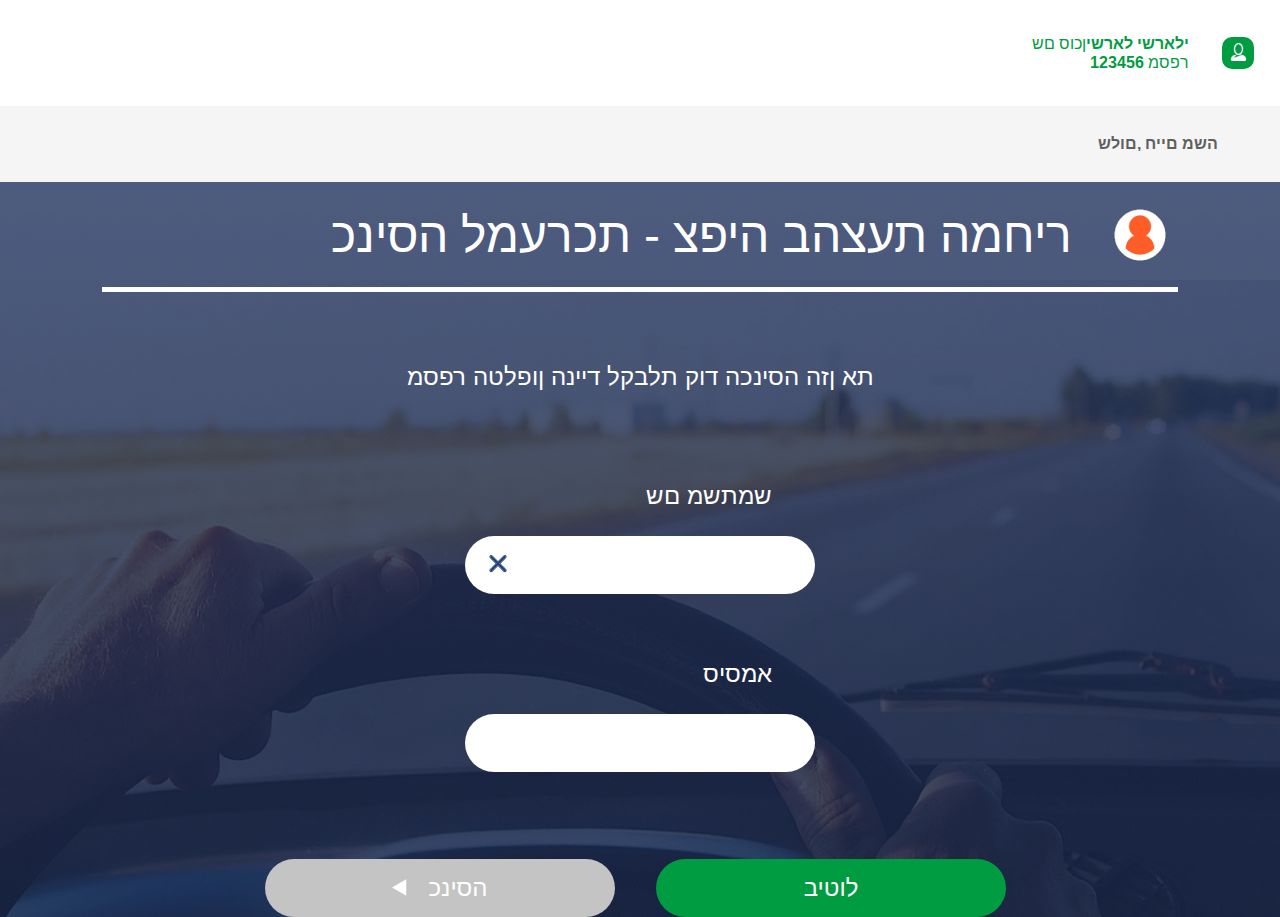
<file: UItask/Index.html>
<!DOCTYPE html>
<html lang="en">

<head>
    <meta charset="UTF-8">
    <meta http-equiv="X-UA-Compatible" content="IE=edge">
    <meta name="viewport" content="width=device-width, initial-scale=1.0">
    <link rel="preconnect" href="https://fonts.gstatic.com">
    <link href="https://fonts.googleapis.com/css2?family=Arimo:wght@400;700&display=swap" rel="stylesheet">
    <link rel="stylesheet" href="css/style.min.css">
    <title>Document</title>
</head>

<body>
    <header>
        <div class="header">
            <div class="header__user">
                <div class="header__user-name">
                    <a href="#">ילארשי לארשי<span>ןכוס םש</span></a>
                </div>
                <div class="header__user-login">
                    <a href="#">123456 <span>רפסמ</span></a>
                </div>
            </div>
            <a class="header__avatar-link" href="#">
                <div class="header__avatar-btn">
                    <img class="header__avatar-image" src="images/user_avatar.svg" alt="">
                </div>
            </a>
            <div class="header__info">
                השמ םייח ,םולש
            </div>
        </div>
    </header>
    <section class="content">
        <div class="content-container">
            <div class="content__header">
                <div class="content__header-text">
                    ריחמה תעצהב היפצ - תכרעמל הסינכ
                </div>
                <div class="content__header-avatar">
                    <img src="images/user_avatar-content.png" alt="">
                </div>
            </div>
            <div class="content__form">
                <p class="form-title">תא ןזה הסינכה דוק תלבקל
                    דיינה ןופלטה רפסמ</p>
                <div class="login__form-wrapper">
                    <form class="login__form">
                        <div class="login__form-item">
                            <label class="input-label">שמתשמ םש</label>
                            <div class="input__wrapper">

                                <button class="input__wrapper-button">
                                    <img src="images/input_bg.svg" alt="">
                                </button>
                                <input class="input__wrapper-input" type="text"></input>

                            </div>
                        </div>
                        <div class="login__form-item">
                            <label class="input-label">אמסיס</label>
                            <div class="input__wrapper">
                                <input class="input__wrapper-input" type="password"></input>
                            </div>
                        </div>
                    </form>
                </div>
                <div class="login__buttons">
                    <div class="button-wrapper grey">
                        <button class="login__buttons-cancel" type="submit">הסינכ</button>
                    </div>
                    <div class="button-wrapper">
                        <button class="login__buttons-submit" type="submit">לוטיב</button>
                    </div>
                </div>
            </div>
        </div>
    </section>
</body>

</html>
</file>
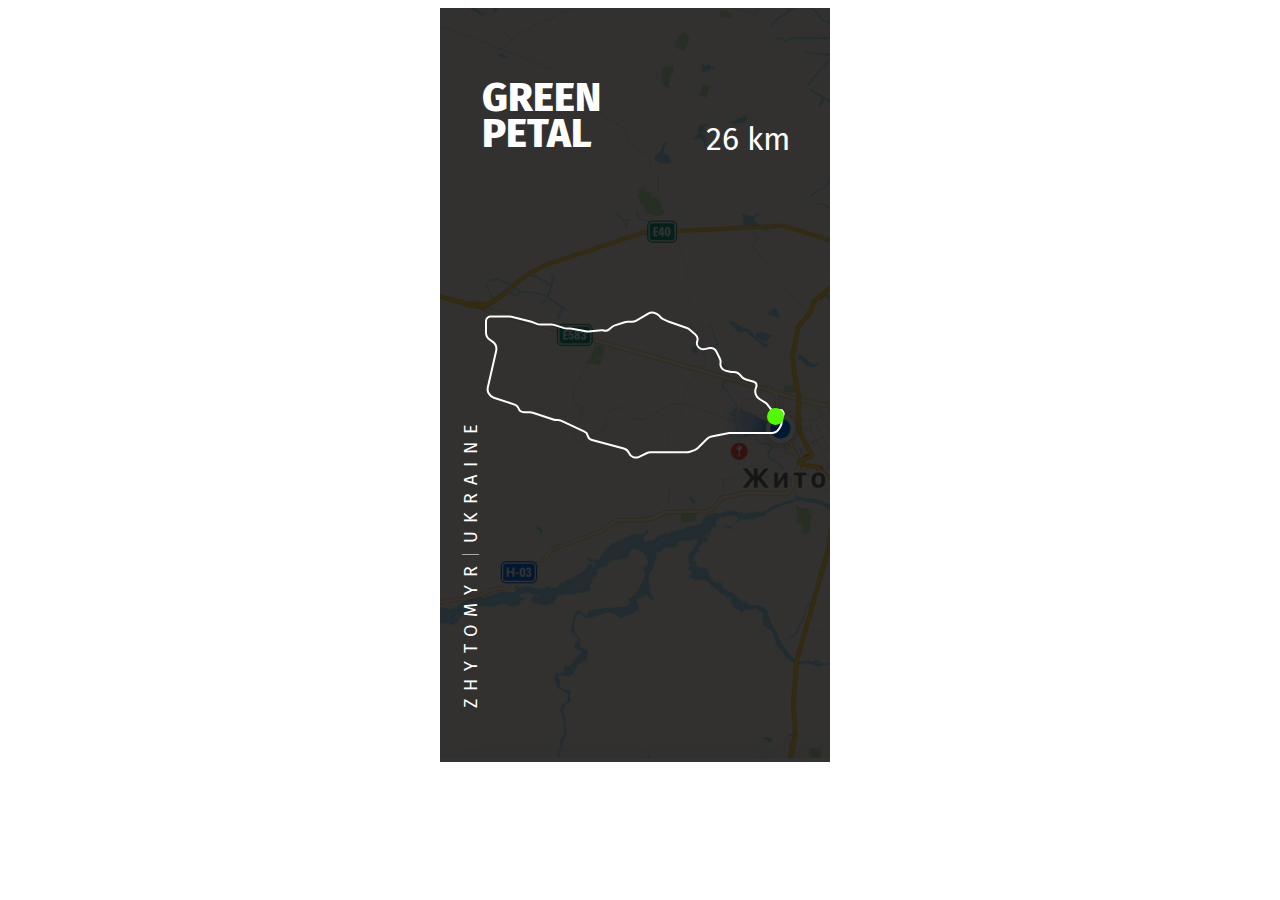
<file: Z-runner/Index.html>
<!DOCTYPE html>
<html lang="en">

<head>
    <meta charset="UTF-8">
    <meta http-equiv="X-UA-Compatible" content="IE=edge">
    <meta name="viewport" content="width=device-width, initial-scale=1.0">
    <link href="https://fonts.googleapis.com/css2?family=Fira+Sans:wght@200;300;400;500;600;700;800&display=swap"
        rel="stylesheet">
    <link rel="stylesheet" href="css/style.min.css">
    <title>Document</title>
</head>

<body>
    <div class="running-curd">
        <div class="running-curd__map">
            <span class="content__item-black">

                <svg width="300" height="151" viewBox="0 0 300 151" fill="none" xmlns="http://www.w3.org/2000/svg">
                    <path class="running-curd__track-1" d="M298.369 102.413L297.981 101.579C296.981 99.4244 293.855 99.626 293.139 101.891C292.503 103.906 289.856 104.362 288.582 102.676L282.476 94.5948C281.897 93.8282 281.181 93.1747 280.365 92.667L274.485 89.0081C270.895 86.7741 269.344 82.342 270.758 78.3569L271.36 76.6599C271.505 76.2529 271.578 75.8242 271.578 75.3923C271.578 73.688 270.441 72.1933 268.798 71.739L260.932 69.5632C258.866 68.9916 257.079 67.6852 255.908 65.8893C254.283 63.3987 251.511 61.897 248.538 61.897H246.278C245.464 61.897 244.653 61.7865 243.869 61.5687L240.36 60.594C237.004 59.6618 234.908 56.3297 235.52 52.9008C235.776 51.4696 235.563 49.9942 234.913 48.6939L231.194 41.2566C230.622 40.1139 229.696 39.1873 228.553 38.616C227.401 38.0396 226.091 37.8562 224.824 38.0937L219.354 39.1195C218.048 39.3642 216.693 39.1843 215.494 38.6113C212.681 37.2658 211.28 34.0394 212.237 31.0716C213.01 28.677 212.266 26.0529 210.351 24.4201L204.776 19.6647C203.927 18.9406 202.951 18.3807 201.897 18.0135L184.038 11.7899L178.158 9.07607C176.983 8.5337 175.939 7.74424 175.097 6.76156L174.204 5.72005C171.367 2.40999 166.565 1.60936 162.807 3.81977L151.37 10.5473C149.987 11.3609 148.412 11.7899 146.807 11.7899H142.433C141.487 11.7899 140.547 11.9391 139.647 12.2321L129.937 15.3935C128.876 15.7391 127.888 16.279 127.024 16.9858L125.089 18.5691L123.805 19.6391C122.414 20.7982 120.504 21.1138 118.815 20.4638C118.095 20.1869 117.32 20.0805 116.553 20.153L103.348 21.3987C102.519 21.4769 101.683 21.4396 100.864 21.288L86.9946 18.7196C86.454 18.6195 85.9055 18.5691 85.3558 18.5691H81.9792C81.0532 18.5691 80.1327 18.4262 79.2503 18.1454L68.9445 14.8663C68.0621 14.5855 67.1416 14.4426 66.2157 14.4426H55.0971C54.0179 14.4426 52.9475 14.2485 51.937 13.8696L46.3911 11.7899L26.5527 6.76044C25.8297 6.57716 25.0868 6.48445 24.341 6.48445H5.35194C4.62378 6.48445 3.90726 6.66716 3.26801 7.01584C1.8699 7.77844 1 9.24382 1 10.8364V15.9164V22.4012C1 25.3545 2.44893 28.1199 4.87711 29.8009L7.48275 31.6048C10.5098 33.7005 11.9552 37.4285 11.132 41.017L2.83785 77.1709C1.79698 81.708 4.38765 86.2902 8.81193 87.7374L29.7365 94.5818C31.5018 95.1593 32.8962 96.5279 33.5063 98.2822C34.3383 100.674 36.5934 102.277 39.126 102.277H44.9482C45.904 102.277 46.8538 102.43 47.7618 102.729L68.3056 109.49C69.2135 109.789 70.1633 109.941 71.1191 109.941H72.6653C73.9965 109.941 75.311 110.236 76.5143 110.805L99.5372 121.698C101.156 122.464 102.34 123.924 102.755 125.666C103.258 127.78 104.883 129.447 106.984 130.004L138.85 138.453C141.135 139.059 143.001 140.704 143.889 142.895C145.52 146.917 150.209 148.726 154.119 146.841L161.554 143.256C162.773 142.668 164.109 142.363 165.462 142.363H196.418H201.878C202.945 142.363 204.004 142.173 205.004 141.803L209.604 140.099C210.82 139.649 211.925 138.941 212.842 138.024L221.884 128.982C223.152 127.714 224.77 126.853 226.53 126.511L244.2 123.075C244.766 122.965 245.341 122.91 245.918 122.91H286.465C289.659 122.91 292.614 121.217 294.229 118.461L295.396 116.47C296.205 115.09 296.632 113.519 296.632 111.919V109.846C296.632 108.747 296.902 107.665 297.42 106.695L298.296 105.052C298.733 104.233 298.76 103.256 298.369 102.413Z" stroke="#FFFCFC" stroke-width="2"/>
                    <circle cx="290.5" cy="106.5" r="8.5" fill="#53F806"/>
                    </svg>


                </svg>
            </span>
            <img src="images/map1.jpg" alt="">
        </div>
        <div class="running-curd__inner">
            <div class="running-curd__inner-title">
                Green Petal
            </div>
            <div class="running-curd__inner-distance">
                26 km
            </div>
            <div class="running-curd__inner-location">
                Zhytomyr<span>|</span>Ukraine
            </div>

        </div>

    </div>

</body>

</html>
</file>
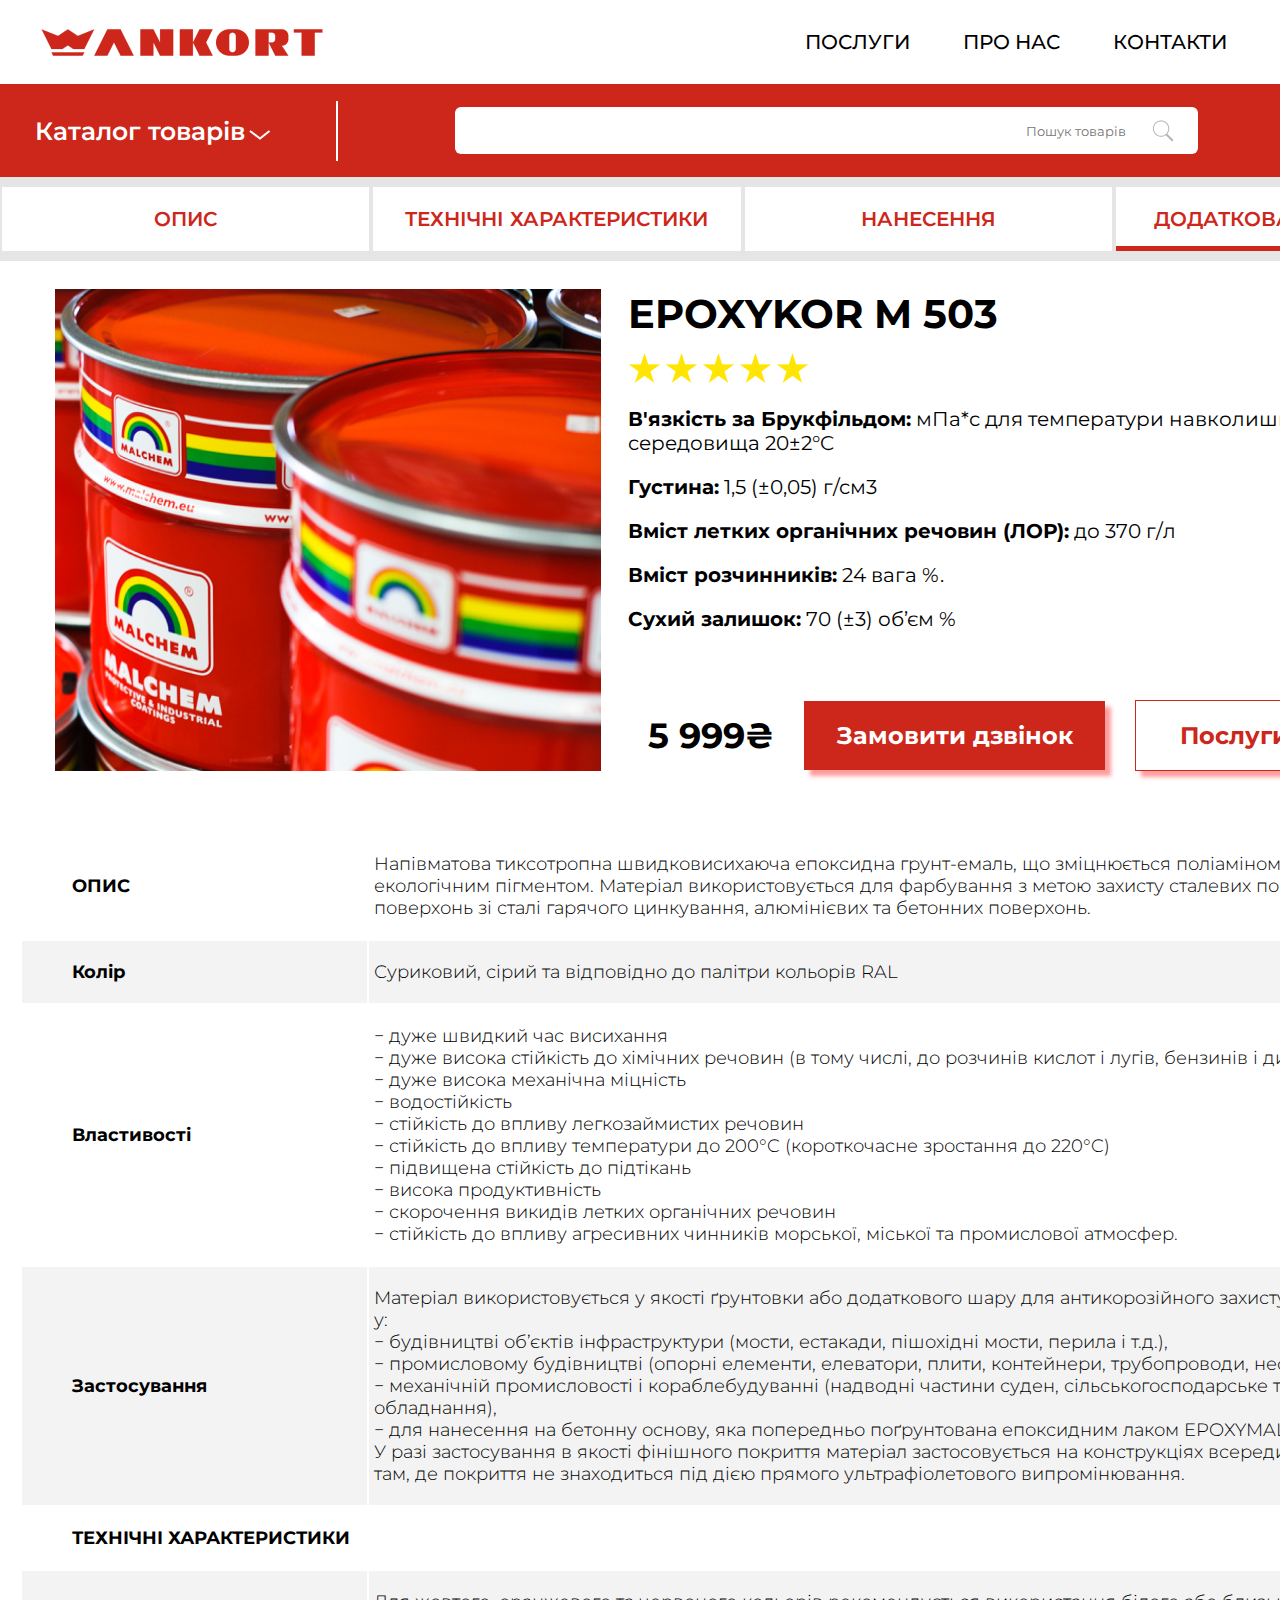
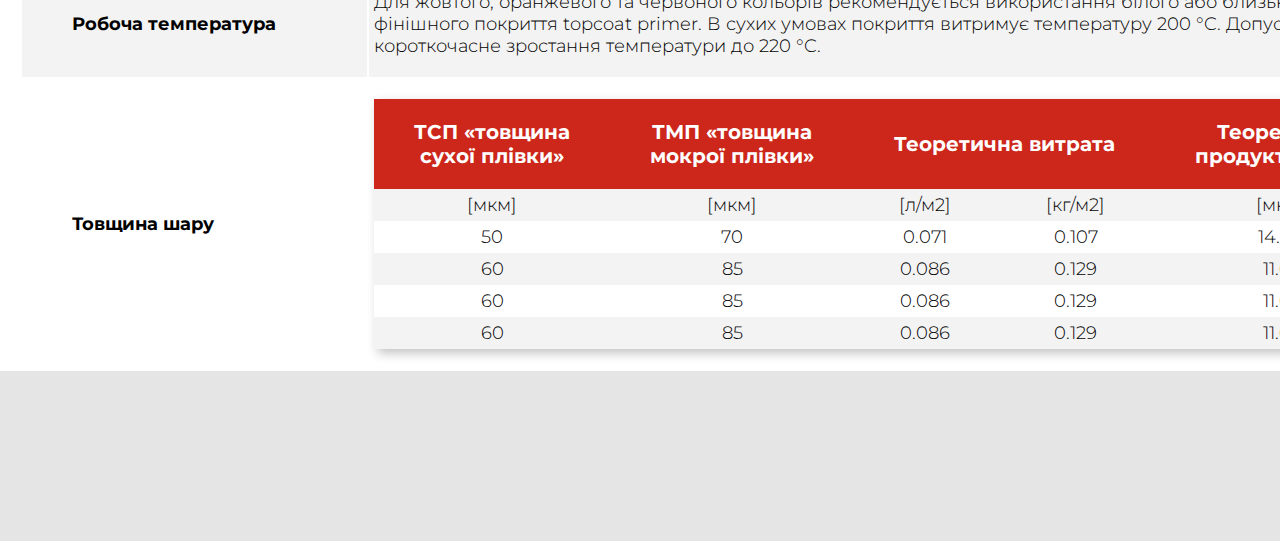
<file: index1.html>
<!DOCTYPE html>
<html lang="en">

<head>
    <meta charset="UTF-8">
    <meta http-equiv="X-UA-Compatible" content="IE=edge">
    <meta name="viewport" content="width=device-width, initial-scale=1.0">
    <link rel="stylesheet" href="css/style.min.css">
    <link rel="preconnect" href="https://fonts.gstatic.com">
    <link href="https://fonts.googleapis.com/css2?family=Montserrat:wght@200;300;400;500;600;700&display=swap"
        rel="stylesheet">

    <title>Document</title>
</head>

<body>
    <header class="header">
        <div class="header__top">
            <div class="logo">
                <a href="#" class="logo-link">
                    <img src="images/logo.png" alt="">
                </a>
            </div>
            <ul class="menu__list">
                <li class="menu__item">
                    <a class="menu__link" href="#">Послуги</a>
                </li>
                <li class="menu__item">
                    <a class="menu__link" href="#">Про нас</a>
                </li>
                <li class="menu__item">
                    <a class="menu__link" href="#">Контакти</a>
                </li>
            </ul>
        </div>
        <div class="header__bottom-bg"></div>
    </header>
    <section class="content">
        <div class="container">
            <div class="header__bottom">
                <div class="menu__catalog">
                    <a class="menu__catalog-link" href="#">Каталог товарів</a>
                    <img class="menu__catalog-image" src="images/menu_expand.png" alt="">
                </div>
                <form class="header__search" action="">
                    <input class="header__search-input" type="text" placeholder="Пошук товарів" name="search">
                    <button class="header__search-buttom">
                    </button>
                </form>
                <div class="header__language">
                    <a href="" class="header__language-link lenguage__select">укр</a>
                    <span class="header__lenguage-merge">|</span>
                    <a href="" class="header__language-link">рус</a>
                </div>
            </div>
            <div class="cardproduct__menu">

                <div class="cardproduct__menu-item">
                    <a class="ardproduct__menu-link" href="#">ОПИС</a>
                </div>
                <div class="cardproduct__menu-item">
                    <a class="ardproduct__menu-link" href="#">ТЕХНІЧНІ ХАРАКТЕРИСТИКИ</a>
                </div>
                <div class="cardproduct__menu-item">
                    <a class="ardproduct__menu-link" href="#">НАНЕСЕННЯ</a>
                </div>
                <div class="cardproduct__menu-item cardproduct__menu-select">
                    <a class="ardproduct__menu-link" href="#">ДОДАТКОВА ІНФОРМАЦІЯ</a>
                </div>
            </div>

            <article class="productcard">
                <img src="images/epoxykor_m_503.jpg" alt="">
                <div class="productcard__about">
                    <p class="productcard__about-title">
                        EPOXYKOR M 503
                    </p>
                    <div class="raiting">
                        <span class="raiting__star"></span>
                        <span class="raiting__star"></span>
                        <span class="raiting__star"></span>
                        <span class="raiting__star"></span>
                        <span class="raiting__star"></span>
                    </div>
                    <p class="productcard__about-text">
                        В'язкість за Брукфільдом:<span> мПа*с для температури навколишнього середовища
                            20±2°C</span>
                    </p>
                    <p class="productcard__about-text">
                        Густина:<span> 1,5 (±0,05) г/см3</span>
                    </p>
                    <p class="productcard__about-text">
                        Вміст летких органічних речовин (ЛОР):<span> до 370 г/л</span>
                    </p>
                    <p class="productcard__about-text">
                        Вміст розчинників:<span> 24 вага %.</span>
                    </p>
                    <p class="productcard__about-text">Сухий залишок:<span> 70 (±3) об’єм %</span>
                    </p>
                    <div class="productcard__about-buttons">
                        <div class="productcard__about-price">
                            5 999₴
                        </div>
                        <a class="button" href="#">
                            <div class="button__red">
                                Замовити дзвінок
                            </div>
                        </a>
                        <a class="button" href="#">
                            <div class="button__white">
                                Послуги маляра
                            </div>
                        </a>
                    </div>
                </div>

            </article>

            <table class="cardproduct__table">
                <tr>
                    <th>ОПИС</th>
                    <th>Напівматова тиксотропна швидковисихаюча епоксидна грунт-емаль, що
                        зміцнюється поліаміном з фосфоровмісних екологічним пігментом. Матеріал
                        використовується для фарбування з метою захисту сталевих поверхонь,
                        поверхонь зі сталі гарячого цинкування, алюмінієвих та бетонних поверхонь.
                    </th>
                </tr>
                <tr>
                    <th>Колір</th>
                    <th>Суриковий, сірий та відповідно до палітри кольорів RAL
                    </th>
                </tr>
                <tr>
                    <th>Властивості</th>
                    <th>− дуже швидкий час висихання</br>
                        − дуже висока стійкість до хімічних речовин (в тому числі, до розчинів
                        кислот і лугів, бензинів і дизельного палива)</br>
                        − дуже висока механічна міцність</br>
                        − водостійкість</br>
                        − стійкість до впливу легкозаймистих речовин</br>
                        − стійкість до впливу температури до 200°C (короткочасне зростання
                        до 220°C)</br>
                        − підвищена стійкість до підтікань</br>
                        − висока продуктивність</br>
                        − скорочення викидів летких органічних речовин</br>
                        − стійкість до впливу агресивних чинників морської, міської та
                        промислової атмосфер.
                    </th>
                </tr>
                <tr>
                    <th>Застосування</th>
                    <th>Матеріал використовується у якості ґрунтовки або додаткового шару для
                        антикорозійного захисту проміжного шару у:</br>
                        − будівництві об’єктів інфраструктури (мости, естакади, пішохідні мости,
                        перила і т.д.),</br>
                        − промисловому будівництві (опорні елементи, елеватори, плити,
                        контейнери, трубопроводи, несучі конструкції),</br>
                        − механічній промисловості і кораблебудуванні (надводні частини суден,
                        сільськогосподарське та будівельне обладнання),</br>
                        − для нанесення на бетонну основу, яка попередньо поґрунтована
                        епоксидним лаком EPOXYMAL 12.</br>
                        У разі застосування в якості фінішного покриття матеріал застосовується на
                        конструкціях всередині об’єктів або там, де покриття не знаходиться під дією
                        прямого ультрафіолетового випромінювання.

                    </th>
                </tr>
                <tr class="cardproduct__table-rubrica">
                    <th colspan="2">ТЕХНІЧНІ ХАРАКТЕРИСТИКИ</th>
                </tr>
                <tr>
                    <th>Робоча температура </th>
                    <th>Для жовтого, оранжевого та червоного кольорів рекомендується
                        використання білого або близького до білого фінішного покриття topcoat
                        primer.
                        В сухих умовах покриття витримує температуру 200 °C.
                        Допускається короткочасне зростання температури до 220 °C.

                    </th>
                </tr>
                <tr>
                    <th>Товщина шару</th>
                    <th>
                        <table class="product__table">
                            <tr class="product__table-head">
                                <td>ТСП «товщина</br>сухої плівки»</td>
                                <td>ТМП «товщина</br>мокрої плівки»</td>
                                <td colspan="2">Теоретична витрата</td>
                                <td>Теоретична</br>продуктивність</td>
                            </tr>
                            <tr class="product__table-text">
                                <td>[мкм]</td>
                                <td>[мкм]</td>
                                <td>[л/м2]</td>
                                <td>[кг/м2]</td>
                                <td>[мкм]</td>
                            </tr>
                            <tr class="product__table-text">
                                <td>50</td>
                                <td>70</td>
                                <td>0.071</td>
                                <td>0.107</td>
                                <td>14.00</td>
                            </tr>
                            <tr class="product__table-text">
                                <td>60</td>
                                <td>85</td>
                                <td>0.086</td>
                                <td>0.129</td>
                                <td>11.67</td>
                            </tr>
                            <tr class="product__table-text">
                                <td>60</td>
                                <td>85</td>
                                <td>0.086</td>
                                <td>0.129</td>
                                <td>11.67</td>
                            </tr>
                            <tr class="product__table-text">
                                <td>60</td>
                                <td>85</td>
                                <td>0.086</td>
                                <td>0.129</td>
                                <td>11.67</td>
                            </tr>

                        </table>
                    </th>
                </tr>





        </div>
    </section>
</body>

</html>
</file>
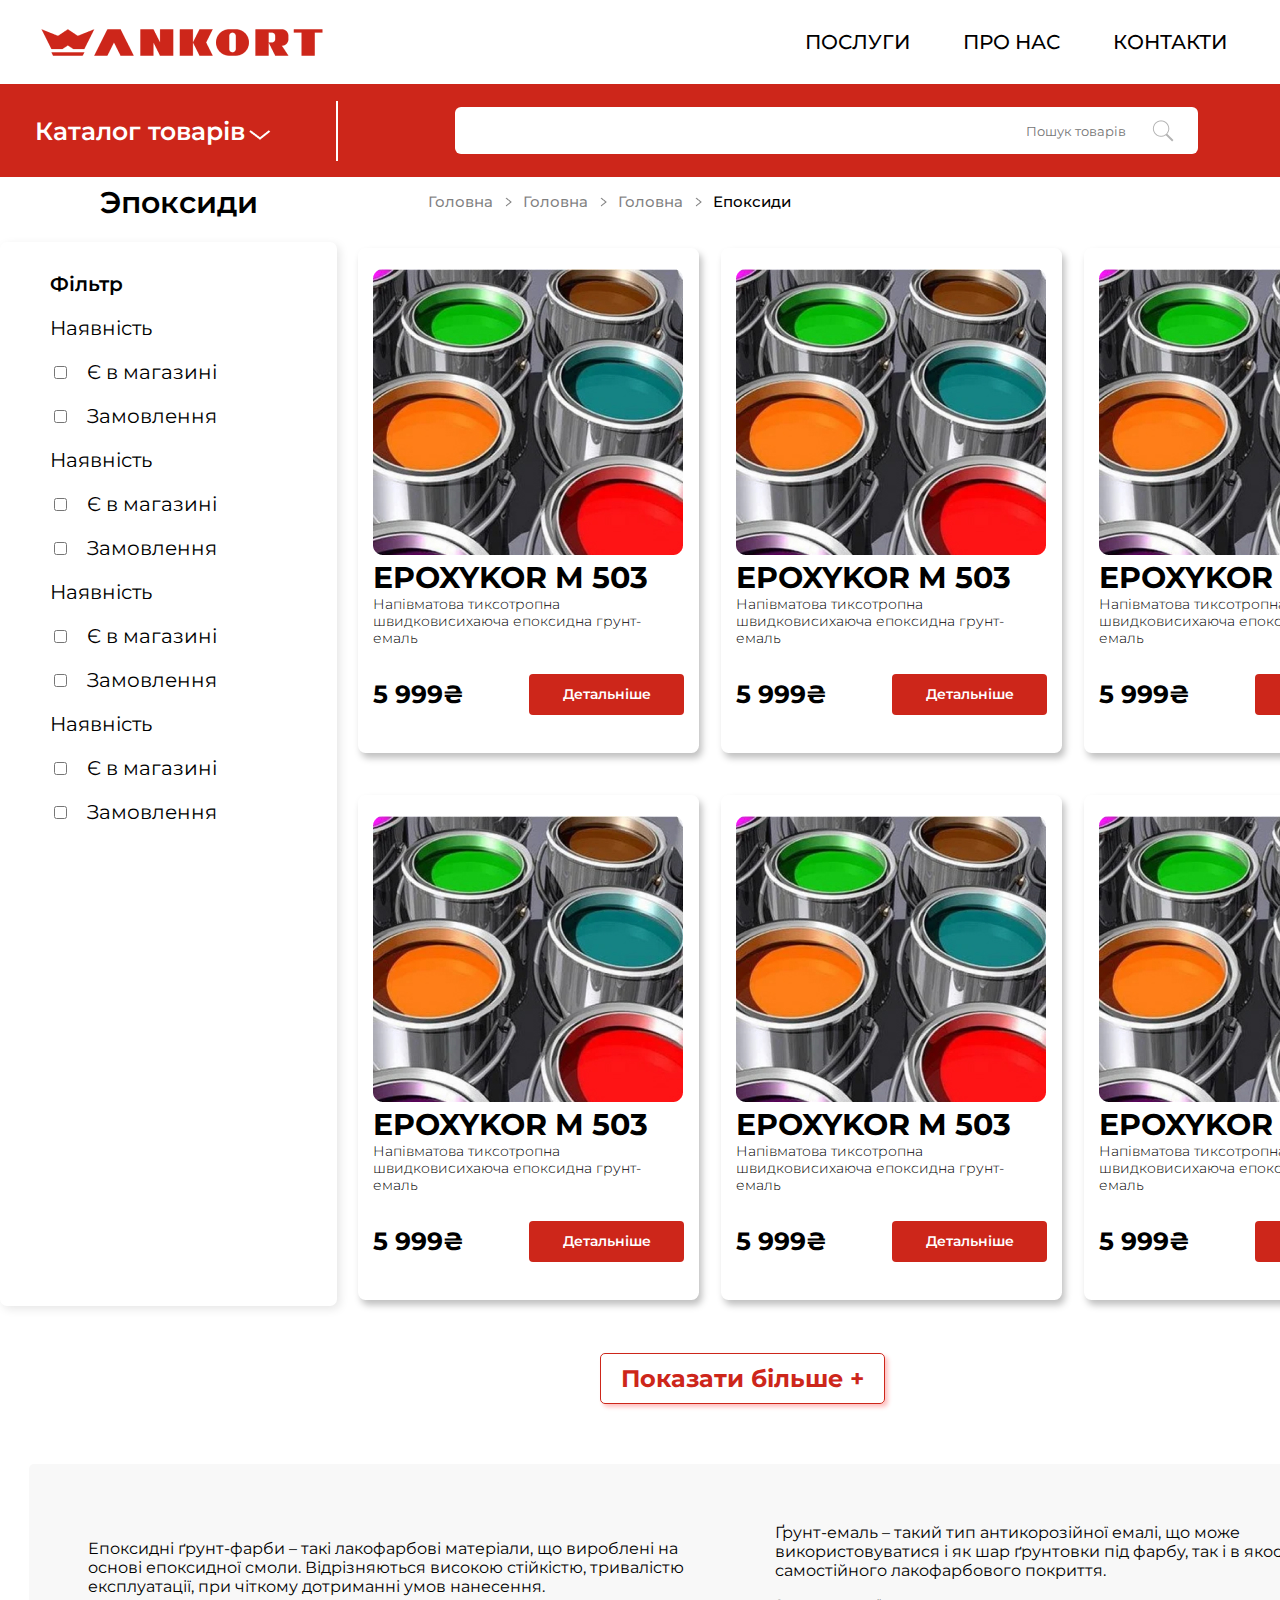
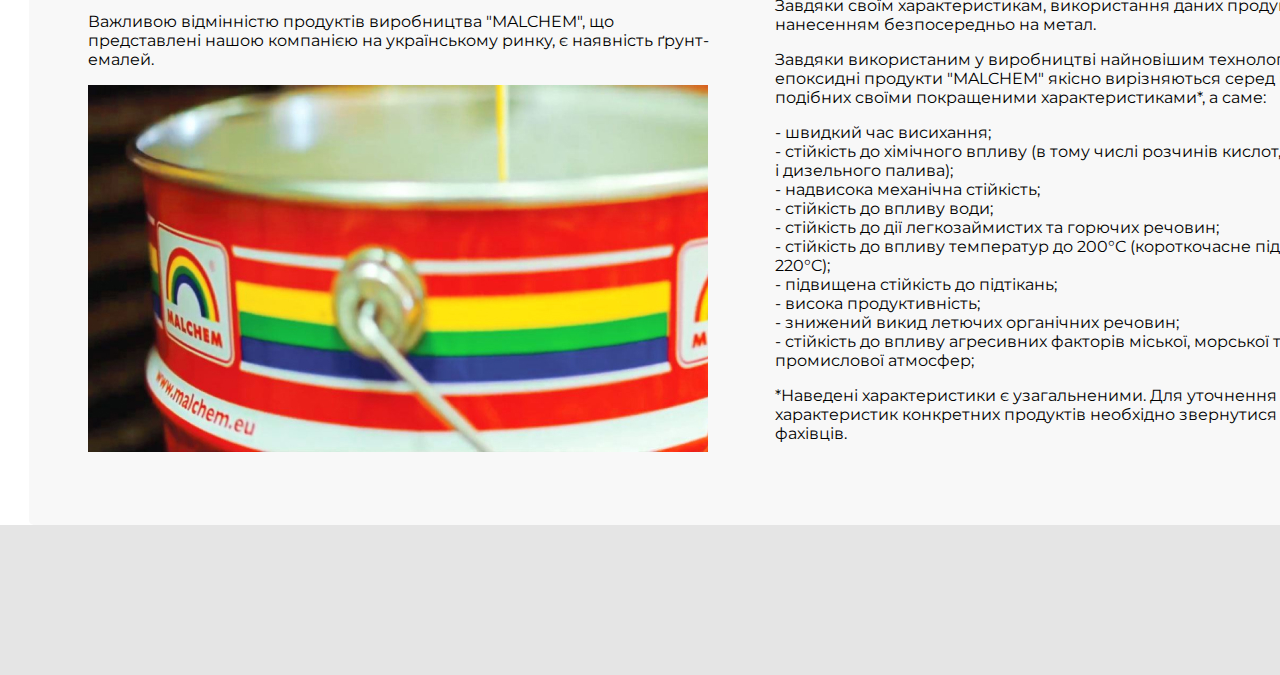
<file: Ankort/Index2.html>
<!DOCTYPE html>
<html lang="en">

<head>
    <meta charset="UTF-8">
    <meta http-equiv="X-UA-Compatible" content="IE=edge">
    <meta name="viewport" content="width=device-width, initial-scale=1.0">
    <link rel="stylesheet" href="css/style.min.css">
    <link rel="preconnect" href="https://fonts.gstatic.com">
    <link href="https://fonts.googleapis.com/css2?family=Montserrat:wght@200;300;400;500;600;700&display=swap"
        rel="stylesheet">
    <title>Document</title>
</head>

<body>
    <header class="header">
        <div class="header__top">
            <div class="logo">
                <a href="#" class="logo-link">
                    <img src="images/logo.png" alt="">
                </a>
            </div>
            <ul class="menu__list">
                <li class="menu__item">
                    <a class="menu__link" href="#">Послуги</a>
                </li>
                <li class="menu__item">
                    <a class="menu__link" href="#">Про нас</a>
                </li>
                <li class="menu__item">
                    <a class="menu__link" href="#">Контакти</a>
                </li>
            </ul>
        </div>
        <div class="header__bottom-bg"></div>
    </header>
    <section class="content">
        <div class="container">
            <div class="header__bottom">
                <div class="menu__catalog">
                    <a class="menu__catalog-link" href="#">Каталог товарів</a>
                    <img class="menu__catalog-image" src="images/menu_expand.png" alt="">
                </div>
                <form class="header__search" action="">
                    <input class="header__search-input" type="text" placeholder="Пошук товарів" name="search">
                    <button class="header__search-buttom">
                    </button>
                </form>
                <div class="header__language">
                    <a href="" class="header__language-link lenguage__select">укр</a>
                    <span class="header__lenguage-merge">|</span>
                    <a href="" class="header__language-link">рус</a>
                </div>
            </div>
            <div class="navigation">
                <div class="navigation__title">
                    <a class="title" href="#">Эпоксиди</a>
                </div>
                <div class="breadcrumbs">
                    <ul class="breadcrumb__list">
                        <li class="breadcrumb__item"><a class="breadcrumb__link" href="#">Головна</a></li>
                        <li class="breadcrumb__item"><a class="breadcrumb__link" href="#">Головна</a></li>
                        <li class="breadcrumb__item"><a class="breadcrumb__link" href="#">Головна</a></li>
                        <li class="breadcrumb__item">Епоксиди</li>
                    </ul>
                </div>
            </div>
            <div class="product__content">
                <div class="filter">
                    <p class="filter-title">Фільтр</p>
                    <p>Наявність</p>
                    <form action="index.html">
                        <p><input class="filter__checkbox" type="checkbox" />Є в магазині</p>
                        <p><input class="filter__checkbox" type="checkbox" />Замовлення</p>
                        <p>Наявність</p>
                        <p><input class="filter__checkbox" type="checkbox" />Є в магазині</p>
                        <p><input class="filter__checkbox" type="checkbox" />Замовлення</p>
                        <p>Наявність</p>
                        <p><input class="filter__checkbox" type="checkbox" />Є в магазині</p>
                        <p><input class="filter__checkbox" type="checkbox" />Замовлення</p>
                        <p>Наявність</p>
                        <p><input class="filter__checkbox" type="checkbox" />Є в магазині</p>
                        <p><input class="filter__checkbox" type="checkbox" />Замовлення</p>
                    </form>
                </div>
                <div class="cardproducts">
                    <div class="cardproduct">
                        <img class="cardproduct__image" src="images/cardprocuct-1.jpg" alt="">
                        <div class="cardproduct__content">
                            <h2 class="cardproduct__content-title">
                                EPOXYKOR M 503
                            </h2>
                            <div class="cardproduct__content-text">
                                Напівматова тиксотропна швидковисихаюча епоксидна грунт-емаль
                            </div>
                            <div class="cardproduct__content-bottom">
                                <div class="cardproduct__content-price">
                                    5 999₴
                                </div>
                                <a class="cardproduct__content-link" href="#">
                                    Детальніше
                                </a>
                            </div>
                            </a>
                        </div>
                    </div>
                    <div class="cardproduct">
                        <img class="cardproduct__image" src="images/cardprocuct-1.jpg" alt="">
                        <div class="cardproduct__content">
                            <h2 class="cardproduct__content-title">
                                EPOXYKOR M 503
                            </h2>
                            <div class="cardproduct__content-text">
                                Напівматова тиксотропна швидковисихаюча епоксидна грунт-емаль
                            </div>
                            <div class="cardproduct__content-bottom">
                                <div class="cardproduct__content-price">
                                    5 999₴
                                </div>
                                <a class="cardproduct__content-link" href="#">
                                    Детальніше
                                </a>
                            </div>
                            </a>
                        </div>
                    </div>
                    <div class="cardproduct">
                        <img class="cardproduct__image" src="images/cardprocuct-1.jpg" alt="">
                        <div class="cardproduct__content">
                            <h2 class="cardproduct__content-title">
                                EPOXYKOR M 503
                            </h2>
                            <div class="cardproduct__content-text">
                                Напівматова тиксотропна швидковисихаюча епоксидна грунт-емаль
                            </div>
                            <div class="cardproduct__content-bottom">
                                <div class="cardproduct__content-price">
                                    5 999₴
                                </div>
                                <a class="cardproduct__content-link" href="#">
                                    Детальніше
                                </a>
                            </div>
                            </a>
                        </div>
                    </div>
                    <div class="cardproduct">
                        <img class="cardproduct__image" src="images/cardprocuct-1.jpg" alt="">
                        <div class="cardproduct__content">
                            <h2 class="cardproduct__content-title">
                                EPOXYKOR M 503
                            </h2>
                            <div class="cardproduct__content-text">
                                Напівматова тиксотропна швидковисихаюча епоксидна грунт-емаль
                            </div>
                            <div class="cardproduct__content-bottom">
                                <div class="cardproduct__content-price">
                                    5 999₴
                                </div>
                                <a class="cardproduct__content-link" href="#">
                                    Детальніше
                                </a>
                            </div>
                            </a>
                        </div>
                    </div>
                    <div class="cardproduct">
                        <img class="cardproduct__image" src="images/cardprocuct-1.jpg" alt="">
                        <div class="cardproduct__content">
                            <h2 class="cardproduct__content-title">
                                EPOXYKOR M 503
                            </h2>
                            <div class="cardproduct__content-text">
                                Напівматова тиксотропна швидковисихаюча епоксидна грунт-емаль
                            </div>
                            <div class="cardproduct__content-bottom">
                                <div class="cardproduct__content-price">
                                    5 999₴
                                </div>
                                <a class="cardproduct__content-link" href="#">
                                    Детальніше
                                </a>
                            </div>
                            </a>
                        </div>
                    </div>
                    <div class="cardproduct">
                        <img class="cardproduct__image" src="images/cardprocuct-1.jpg" alt="">
                        <div class="cardproduct__content">
                            <h2 class="cardproduct__content-title">
                                EPOXYKOR M 503
                            </h2>
                            <div class="cardproduct__content-text">
                                Напівматова тиксотропна швидковисихаюча епоксидна грунт-емаль
                            </div>
                            <div class="cardproduct__content-bottom">
                                <div class="cardproduct__content-price">
                                    5 999₴
                                </div>
                                <a class="cardproduct__content-link" href="#">
                                    Детальніше
                                </a>
                            </div>
                            </a>
                        </div>
                    </div>
                </div>
            </div>
            <div class="view__more">
                <a class="view__more-link" href="#">Показати більше +</a>
            </div>
            <div class="content__info">
                <p>
                    Епоксидні ґрунт-фарби – такі лакофарбові матеріали, що вироблені на основі епоксидної смоли.
                    Відрізняються високою стійкістю, тривалістю експлуатації, при чіткому дотриманні умов нанесення.
                </p>
                <p>
                    Важливою відмінністю продуктів виробництва "MALCHEM", що представлені нашою компанією на
                    українському
                    ринку, є наявність ґрунт-емалей.
                </p>
                <img src="images/content_img-1.jpg" alt="">
                <p>
                    Ґрунт-емаль – такий тип антикорозійної емалі, що може використовуватися і як шар ґрунтовки під
                    фарбу,
                    так і в якості самостійного лакофарбового покриття.
                </p>
                <p>
                    Завдяки своїм характеристикам, використання даних продуктів можливо нанесенням безпосередньо на
                    метал.
                </p>
                <p>
                    Завдяки використаним у виробництві найновішим технологіям, епоксидні продукти "MALCHEM" якісно
                    вирізняються серед інших подібних своїми покращеними характеристиками*, а саме:
                </p>
                <p>
                    - швидкий час висихання;</br>
                    - стійкість до хімічного впливу (в тому числі розчинів кислот, луг, бензину і дизельного
                    палива);</br>
                    - надвисока механічна стійкість;</br>
                    - стійкість до впливу води;</br>
                    - стійкість до дії легкозаймистих та горючих речовин;</br>
                    - стійкість до впливу температур до 200°C (короткочасне підвищення до 220°C);</br>
                    - підвищена стійкість до підтікань;</br>
                    - висока продуктивність;</br>
                    - знижений викид летючих органічних речовин;</br>
                    - стійкість до впливу агресивних факторів міської, морської та промислової атмосфер;
                </p>
                <p>
                    *Наведені характеристики є узагальненими.
                    Для уточнення характеристик конкретних продуктів необхідно звернутися до наших фахівців.
                </p>
            </div>
        </div>
    </section>
</body>

</html>
</file>
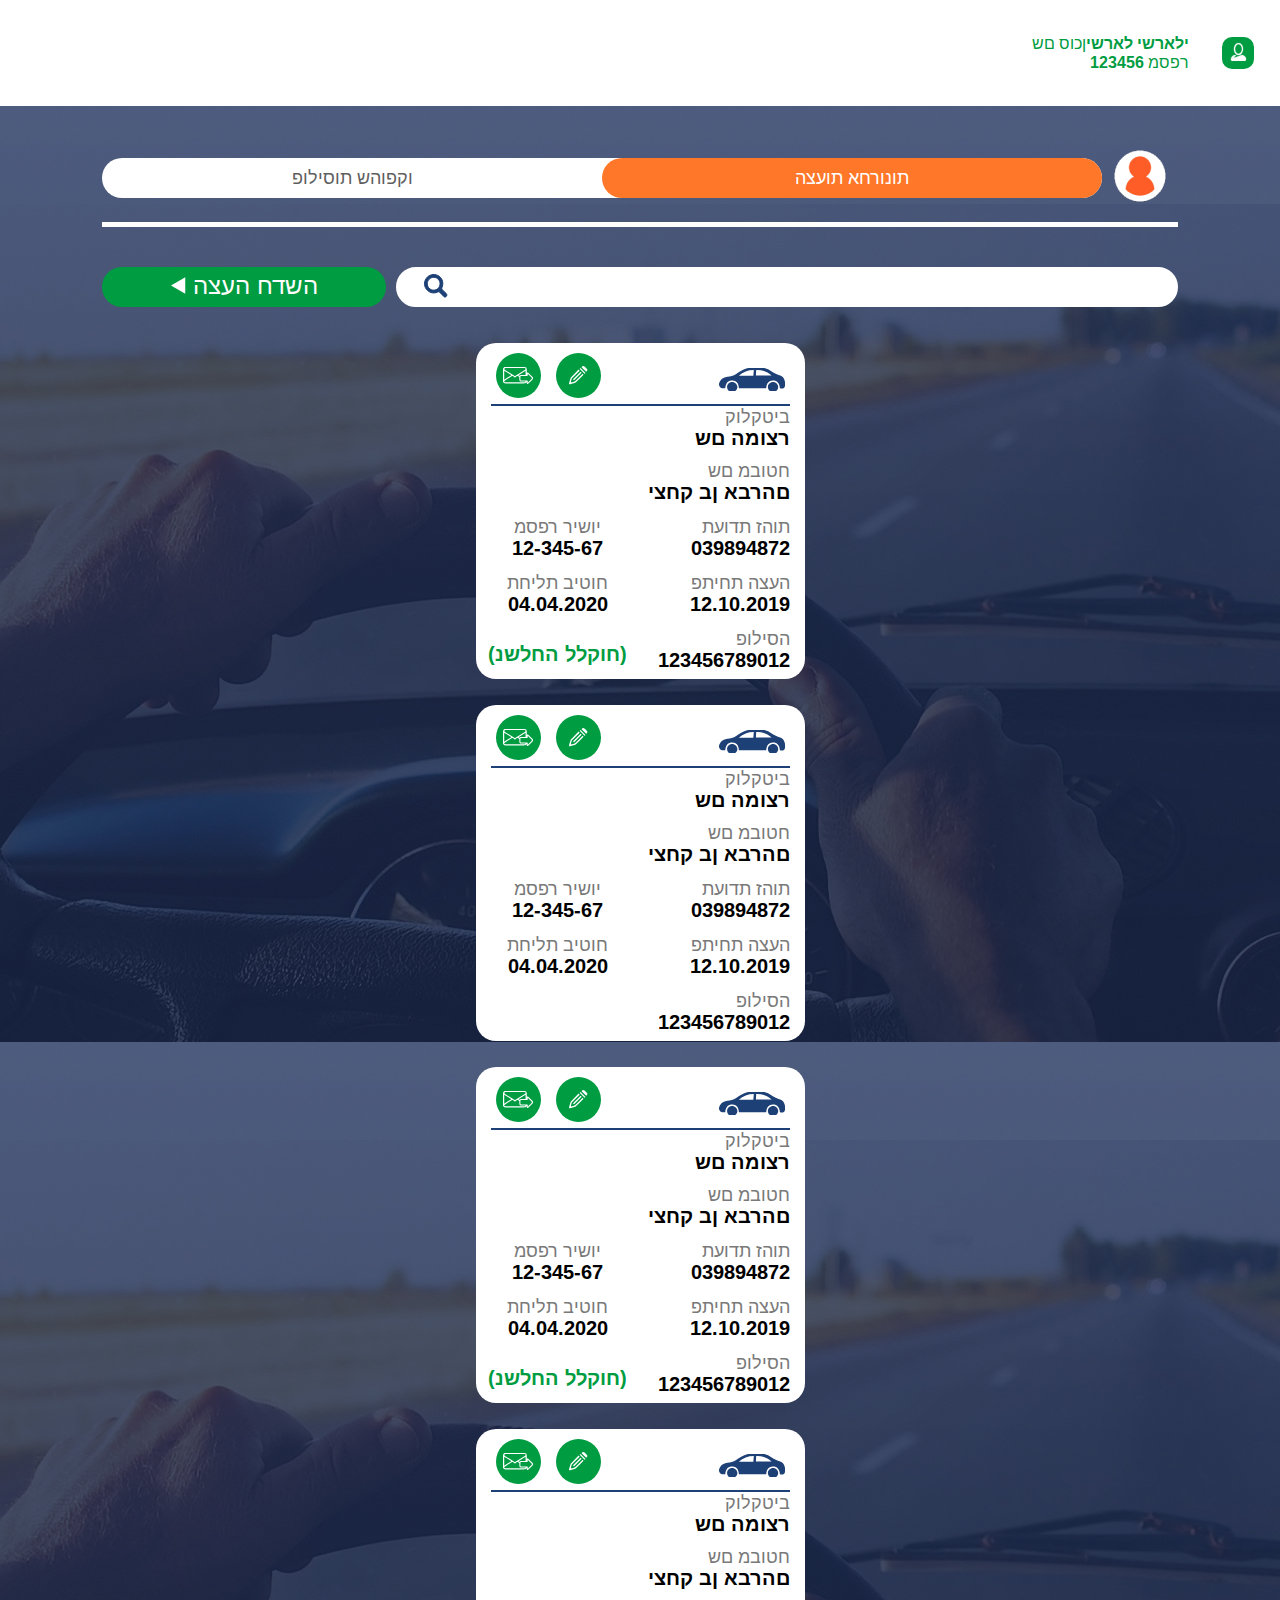
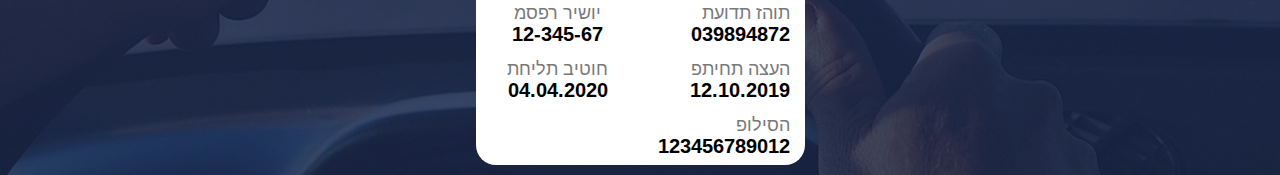
<file: UItask/Index1.html>
<!DOCTYPE html>
<html lang="en">

<head>
    <meta charset="UTF-8">
    <meta http-equiv="X-UA-Compatible" content="IE=edge">
    <meta name="viewport" content="width=device-width, initial-scale=1.0">
    <link rel="preconnect" href="https://fonts.gstatic.com">
    <link href="https://fonts.googleapis.com/css2?family=Arimo:wght@400;700&display=swap" rel="stylesheet">
    <link rel="stylesheet" href="css/style.min.css">
    <title>Document</title>
</head>

<body>
    <header>
        <div class="header">
            <div class="header__user">
                <div class="header__user-name">
                    <a href="#">ילארשי לארשי<span>ןכוס םש</span></a>
                </div>
                <div class="header__user-login">
                    <a href="#">123456 <span>רפסמ</span></a>
                </div>
            </div>
            <a class="header__avatar-link" href="#">
                <div class="header__avatar-btn">
                    <img class="header__avatar-image" src="images/user_avatar.svg" alt="">
                </div>
            </a>
            <div class="header__info header__info-unvisible">
                השמ םייח ,םולש
            </div>
        </div>
    </header>
    <section class="content">
        <div class="container">
            <div class="content-container">
                <div class="content-head">
                    <div class="user__switch">
                        <a href="#">
                            <div class="user__switch-left">
                                וקפוהש תוסילופ
                            </div>
                        </a>
                        <a href="#">
                            <div class="user__switch-right">
                                תונורחא תועצה
                            </div>
                        </a>
                    </div>
                    <div class="content-avatar">
                        <img src="images/user_avatar-content.png" alt="">
                    </div>
                </div>

                <div class="search-wrapper">
                    <div class="button-wrapper circle" type="submit">
                        <div class="button__triangle">
                            <span class="button__triangle-text">השדח העצה</span>
                        </div>
                    </div>
                    <div class="search__form-wrapper">
                        <form class="search__form">
                            <button class="search__form-button">
                                <img src="images/search-buttn.svg" alt="">
                            </button>
                            <input class="search__form-input" type="text"></input>
                        </form>
                    </div>
                </div>
                <div class="table-wrapper">
                    <table>
                        <thead>
                            <tr>
                                <th scope="col">חוקלל חלשנ</th>
                                <th scope="col">חוקלל חלשנ</th>
                                <th scope="col">הסילופ ‘סמ</th>
                                <th scope="col">חוטיבה תליחת</th>
                                <th scope="col">העצהה תחיתפ</th>
                                <th scope="col">תוהז תדועת</th>
                                <th scope="col">חטובמ םש</th>
                                <th scope="col">רצומ</th>
                                <th scope="col">ףנע</th>
                            </tr>
                        </thead>
                        <tbody>
                            <tr>
                                <td>
                                    <div class="mobile-check"></div>
                                </td>
                                <td><span>123456789012</span></td>
                                <td><span>04.04.2020</span> </td>
                                <td><span>12.10.2019</span> </td>
                                <td><span>039894872</span> </td>
                                <td><span>12-345-67</span> </td>
                                <td><span>םהרבא ןב קחצי</span> </td>
                                <td><span>רצומה םש</span> </td>
                                <td><span>
                                        <div class="mobile-car"></div>
                                    </span>
                                </td>
                                <td>
                                    <a class="label__link" href="#">
                                        <div class="label__link-mail">
                                            <div class="label__link-text">תחילש
                                                העצהה</div>
                                        </div>
                                    </a>
                                </td>
                                <td>
                                    <a class="label__link" href="#">
                                        <div class="label__link-write">
                                            <div class="label__link-text">תחילש
                                                העצהה</div>
                                        </div>
                                    </a>
                                </td>
                            </tr>
                            <tr class="active">
                                <td><img class="active__check-image" src="images/check-active.svg" alt="#"></td>
                                <td><span>123456789012</span></td>
                                <td><span>04.04.2020</span> </td>
                                <td><span>12.10.2019</span> </td>
                                <td><span>039894872</span> </td>
                                <td><span>12-345-67</span> </td>
                                <td><span>םהרבא ןב קחצי</span> </td>
                                <td><span>רצומה םש</span> </td>
                                <td><span>
                                        <div class="mobile-car"></div>
                                    </span>
                                </td>
                                <td>
                                    <a class="label__link" href="#">
                                        <div class="label__link-mail">
                                            <div class="label__link-text">תחילש
                                                העצהה</div>
                                        </div>
                                    </a>
                                </td>
                                <td>
                                    <a class="label__link" href="#">
                                        <div class="label__link-write">
                                            <div class="label__link-text">תחילש
                                                העצהה</div>
                                        </div>
                                    </a>
                                </td>
                            </tr>
                            <tr>
                                <td>
                                    <div class="mobile-check"></div>
                                </td>
                                <td><span>123456789012</span></td>
                                <td><span>04.04.2020</span> </td>
                                <td><span>12.10.2019</span> </td>
                                <td><span>039894872</span> </td>
                                <td><span>12-345-67</span> </td>
                                <td><span>םהרבא ןב קחצי</span> </td>
                                <td><span>רצומה םש</span> </td>
                                <td><span>
                                        <div class="mobile-car"></div>
                                    </span>
                                </td>
                                <td>
                                    <a class="label__link" href="#">
                                        <div class="label__link-mail">
                                            <div class="label__link-text">תחילש
                                                העצהה</div>
                                        </div>
                                    </a>
                                </td>
                                <td>
                                    <a class="label__link" href="#">
                                        <div class="label__link-write">
                                            <div class="label__link-text">תחילש
                                                העצהה</div>
                                        </div>
                                    </a>
                                </td>
                            </tr>
                            <tr>
                                <td>
                                    <div class="check-image"></div>
                                </td>
                                <td><span>123456789012</span></td>
                                <td><span>04.04.2020</span> </td>
                                <td><span>12.10.2019</span> </td>
                                <td><span>039894872</span> </td>
                                <td><span>12-345-67</span> </td>
                                <td><span>םהרבא ןב קחצי</span> </td>
                                <td><span>רצומה םש</span> </td>
                                <td><span>
                                        <div class="mobile-car"></div>
                                    </span>
                                </td>
                                <td>
                                    <a class="label__link" href="#">
                                        <div class="label__link-mail">
                                            <div class="label__link-text">תחילש
                                                העצהה</div>
                                        </div>
                                    </a>
                                </td>
                                <td>
                                    <a class="label__link" href="#">
                                        <div class="label__link-write">
                                            <div class="label__link-text">תחילש
                                                העצהה</div>
                                        </div>
                                    </a>
                                </td>
                            </tr>
                        </tbody>
                    </table>
                </div>
            </div>
        </div>
    </section>
</body>

</html>
</file>
<file: AutoUSA/css/nullstyle.css>
*{
    padding: 0;
    margin: 0;
    border: 0;
}
*,*:before, *:after{
    -moz-box-sizing: border-box;
    -webkit-box-sizing: border-box;
    box-sizing: border-box;
}
:focus, :active{outline: none;}

a:focus,a:active{outline: none;}

nav,footer,header,aside{display: block;}

html, body{
    height: 100%;
    width: 100%;
    font-size: 100%;
    line-height: 1;
    font-size: 16px;
    -ms-text-size-adjust: 100%;
    -moz-text-size-adjust: 100%;
    -webkit-text-size-adjust: 100%;
}
input,button,textarea{font-family: inherit;}

input::-ms-clear{display: none;}
button{cursor: pointer;}
button::-moz-focus-inner{padding: 0;border:0;}
a, a:visited{text-decoration: none;}
a:hover{text-decoration: none;}
ul li{list-style: none;}
img{vertical-align: top;}
</file>
<file: AutoUSA/css/style.css>
.header{
    background-image: url(../img/Group17.jpg);
    background-repeat: no-repeat;
    background-size: cover;
    background-position: top center;
    min-height: 700px;
    color: #fff;
}

a{
    text-decoration: none;
    color: inherit;
    display: inline-block;
}

body{
    font-family: 'Oswald', sans-serif;
    color: #fff;
}

.container{
    max-width: 1220px;
    margin-left: auto;
    margin-right: auto;
    padding: 0 10px;
}

.header__top{
    padding: 47px 0 45px;
    display: flex;
    justify-content: space-between;
    align-items: center;
}

.phone{
    font-weight: 400;
    font-size: 36px;
    line-height: 54px;
}

.header__content{
    padding-top: 60px;
    position: relative;
}

.header__title{
    font-size: 72px;
    font-weight: 400;
    line-height: 107px;
    text-transform: uppercase;
}

.header__subtitle{
    font-size: 36px;
    line-height: 53px;
    text-transform: uppercase;
    font-weight: 400;
}

.header__text{
    margin-top: 30px;
    margin-bottom: 30px;
    min-width: 800px;
}

.button{
    font-size: 14px;
    line-height: 21px;
    text-transform: uppercase;
    padding: 16px 54px;
    background-color: #ac0505;
    transition: all .5s;
}

.button:hover{
    color: #000263;
    background-color: #fff;
}

.header__social{
    padding: 70px 0 20px 50px;
}

.social{
    display: flex;
    align-items: center;
}

.social__link{
    margin: 0 5px;
}

.header__image{
    position: absolute;
    right: 0;
    bottom: -260px;
}

.services{
    color: black;
    padding-top: 350px;
}

.title{
    color: #000263;
    font-weight: 400;
    font-size: 36px;
    line-height: 53px;
    text-transform: uppercase;
    margin-bottom: 50px;
    position: relative;
}

.title::after{
    content: '';
    width: 80px;
    height: 3px;
    background-color: #000263;
    position: absolute;
    top: 20px;
    margin-left: 20px;
}

.services__inner{
    display: flex;
    margin-bottom: 100px;
}

.services__content{
    width: 505px;
    margin-right: 96px;
}



.services__content-title{
    color: #ac0505;
    font-weight: 300;
    font-size: 18px;
    line-height: 27px;
    margin-bottom: 12px;
}

.services__content-textbox{
    margin-bottom: 57px;
}
.services__content-text{
    margin-bottom: 12px;
    line-height: 27px;

}

.button--decor{
    color: white;
    margin-bottom: -7px;
    position: relative;
}

.button--decor::after{
    content: 'ЖМИ';
    color:#C4C4C4;
    position: absolute;
    margin-left: 130px;
}

.button--decor::before{
    content: '';
    background-color: #C4C4C4;
    position: absolute;
    width: 80px;
    height: 2px;
    right: -65px;
    top: 24px;
}

.services__list{
    list-style: none;
    counter-reset: my-counter;
}

.services__item{
    counter-increment: my-counter;
    border: 2px solid #C4C4C4;
    margin-bottom: 12px;
    width: 450px;
    padding: 10px 15px 10px 113px;
    position: relative;
    transition: all .5s;
}

.services__item::before{
    content: '0' counter(my-counter);
    position: absolute;
    left: 20px;
    font-size: 36px;
    line-height: 40px;
    font-weight: 400;
    color: #C4C4C4;
    transform: rotate(270deg);
    transition: all .5s;
}

.services__item-title{
    font-size: 24px;
    font-weight: 300;
}

.services__item:hover::before{
    color: #ac0505;
}

.services__item:hover{
    border: 2px solid #000263;
    width: 500px;
}

.services__item-title{
    font-style: 24px;
    font-weight: 300;
}

.benefits{
    margin-bottom: 100px;
}

.benefits__inner{
    display: flex;
}

.benefits__imge{
    margin-right: 95px;
}

.benefits__content{
    width: 100%;
    color: #fff;

}

.benefits__title{
    margin-left: 280px;
}

.benefits__list{
    list-style: none;
    background-color: #000263;
    padding: 25px 0 25px 185px;
    margin-left: 95px;
}

.benefits__item{
    width: 320px;
    margin-bottom: 20px;
}

.benefits__item-num{
    font-size: 36px;
    line-height: 53px;
    text-transform: uppercase;
}

.benefits__item-title{
    font-weight: 300;
    font-size: 24px;
    line-height: 36px;
}

.benefits__item-text{
    font-weight: 300;
    font-size: 18px;
    line-height: 27px;
    color: #C4C4C4;
}

.carousel{
    margin-bottom: 100px;
    color: black;
    padding-bottom: 50px;
}

.carousel__inner{
    margin: 0 7px;
}

.carousel__item{
    margin: 0 7px;
}

.carousel__item-box{
    border: 1px solid #C4C4C4;
    padding: 6px 6px 16px 6px;
    text-align: center;
}

.carousel__item-box:hover{
    background-color: #120075;
    color: #fff;
    border-color: #000263;
    transition: all .5s;

}

.carousel__item-img{
    max-width: 100%;
    margin-bottom: 23px;
}

.carousel__item-title{

    font-weight: 300;
    font-size: 18px;
    line-height: 27px;
}

.carousel__item-text{
    font-weight: 300;
    font-size: 18px;
    line-height: 27px;
}

.carousel .slick-dots{
    display: flex;
    justify-content: center;
    margin-top: 50px;
    list-style: none;
}

.carousel .slick-dots button{
    border: none;
    font-size: 0;
    padding: 0;
    margin: 0 10px;
    background-color:#C4C4C4;
    width: 50px;
    height: 1px;
}

.carousel .slick-active button{
    background-color:#ac0505;
    height: 3px;
}


.contacts__inner{
    display: flex;
    justify-content: space-between;
    color: #000263;
}

.contacts__item-title{
    font-weight: 300;
    font-size: 18px;
    line-height: 27px;
    color: #ac0505;

}

.contacts__list{
    list-style: none;
}

.contacts__form{
    background-color:#000263;
    padding: 50px 75px 57px;
    text-align: center;
}

.contacts__item{
    margin-bottom: 20px;
}

.contacts__title{
    color: #fff;
    margin-bottom: 16px;
    margin-left: 53px;
    text-align: left;
}

.contacts__title::after{
    background-color: #fff;
}

.contacts__input{
    background-color: transparent;
    width: 450px;
    height: 75px;
    color:#C4C4C4;
    border: 1px solid #fff;
    margin-bottom: 12px;
    display: block;
    font-style: 24px;
    padding: 0 15px;
    text-align: center;
}

.contacts__input::placeholder{
    text-align: center;
    font-family: 'Oswald', sans-serif;
    font-weight: 300;
    font-size: 18px;
    line-height: 27px;
    color: #C4C4C4;
}

.contacts__btn{
    border: none;
    color: #fff;
    margin-top: 78px;
    cursor: pointer;
}

.footer{
    background-color:#00013d;
}

.footer__inner{
    display: flex;
    justify-content: space-between;
    align-items: center;
    color: #fff;
    height: 100px;
}
</file>
<file: Ankort/css/style.min.css>
*{font-family:'Montserrat', sans-serif}body{margin:0px 0px;background:#E5E5E5}h2{font-style:normal;font-weight:bold;font-size:30px;line-height:37px;margin:0px}a{text-decoration:none}li{list-style-type:none}.header{margin:0px;height:inherit;height:177px;width:100%;padding:0px;background-color:#fff}.header__bottom-bg{background-color:#CD261A;width:100%;height:93px}.header__top{max-width:1599px;background-color:#fff;display:flex;justify-content:space-between;align-items:center;height:84px;margin-left:auto;margin-right:auto}.logo{height:84px}.menu__list{display:flex;justify-content:space-between;align-items:center;padding-left:0px}.menu__item{margin-right:53px}.menu__link{font-weight:500;font-size:20px;line-height:24px;text-transform:uppercase;color:#000}.menu__link:hover{border-bottom:2px solid #000}.header__bottom{background-color:#CD261A;height:93px;display:flex;justify-content:space-between;align-items:center}.menu__catalog{text-align:left;border-right:2px solid #FFFFFF;padding:15px 65px 15px 35px}.menu__catalog-link{font-style:normal;font-weight:600;font-size:25px;line-height:30px;color:#fff}.header__search{width:50%;height:50%;border:inherit;border-radius:6px;display:flex;justify-content:space-between;align-items:inherit;background-color:#fff}.header__search-input{width:90%;height:90%;border:none;border-radius:6px;text-align:right}.header__search-input:focus{text-align:left;outline:none}.header__search-buttom{background-color:white;color:#959595;border:none;background:url("../images/search.png") no-repeat;height:24px;width:24px;cursor:pointer !important;margin:auto;border-radius:6px}.header__search-buttom:focus{outline:none}.header__language{margin-right:63px}.header__language-link{color:#fff;padding-bottom:5px;font-size:20px;line-height:24px;font-style:normal;font-weight:300}.header__language-link:hover{border-bottom:2px solid #fff}.header__lenguage-merge{color:#fff;font-weight:normal;margin:0px 10px}.lenguage__select{font-weight:600}.content{margin-top:-93px;padding-bottom:150px}.container{background-color:#fff;width:1485px;margin-left:auto;margin-right:auto}.cardproducts{background-color:#fff}.cardproduct{width:341px;height:505.13px;background:#FFFFFF;box-shadow:3px 5px 7px rgba(0,0,0,0.25);border-radius:7.49451px;display:inline-block;margin:21px 9px}.cardproduct:hover{background:#F8F8F8;cursor:pointer !important;box-shadow:1px 2px 4px rgba(0,0,0,0.25)}.cardproduct__image{margin:21px 15px 0px 15px;border-radius:6px}.cardproduct__content{margin:0px 15px 15px 15px;padding:0px}.cardproduct__content-text{font-style:normal;font-weight:300;font-size:14px;line-height:17px;margin-bottom:27px}.cardproduct__content-bottom{display:flex;justify-content:space-between;align-items:center;height:40px}.cardproduct__content-price{font-style:normal;font-weight:bold;font-size:25px;line-height:30px}.cardproduct__content-link{width:50%;font-style:normal;font-weight:600;font-size:14px;line-height:17px;background-color:#CD261A;transition:all .6s ease-in-out;border-radius:4px;padding:12px 0px 12px 0px;text-align:center;vertical-align:middle;color:#fff}.cardproduct__content-link:hover{background-color:brown;transition:all .2s ease-in-out}.product__content{display:flex;justify-content:space-between;align-items:center;background-color:#fff}.filter{width:550px;height:1054px;background:#FFFFFF;box-shadow:3px 3px 10px rgba(0,0,0,0.1);border-radius:7px;margin-right:12px;padding-left:50px;padding-top:10px;font-style:normal;font-weight:normal;font-size:20px;line-height:24px}.navigation{margin-left:100px;display:flex;justify-content:flex-start;align-items:center}.navigation__title{background-color:#fff}.breadcrumb__list{margin-left:100px;display:flex;justify-content:space-between;align-items:center}.breadcrumb__item{position:relative;margin-left:30px;font-style:normal;font-weight:500;font-size:15px;line-height:18px;color:#000}.breadcrumb__item ~ .breadcrumb__item:before{position:absolute;content:url("../images/breadcrumbs_arrow.png");width:20px;height:20px;left:-18px}.breadcrumb__link{font-style:normal;font-weight:500;font-size:15px;line-height:18px;color:rgba(0,0,0,0.5)}.breadcrumb__link:hover{color:#000;border-bottom:solid 1px #000}.title{font-style:normal;font-weight:600;font-size:30px;line-height:37px;color:#000}.filter-title{font-style:normal;font-weight:600;font-size:20px;line-height:24px}.filter__checkbox{margin-right:20px;border-radius:5px}.view__more{background-color:#fff;padding-top:43px;text-align:center;height:100px}.view__more-link{color:#CD261A;border:solid 1px #CD261A;padding:10px 20px;transition:all .6s ease-in-out;font-style:normal;font-weight:bold;font-size:24px;line-height:29px;box-shadow:3px 3px 4px rgba(255,0,0,0.25);border-radius:5px}.view__more-link:hover{background-color:#CD261A;color:#fff;transition:all .2s ease-in-out}.content__info{margin:0px 29px 0px 29px;padding-top:43px;background-color:#F8F8F8;padding:59px;-moz-column-count:2;column-count:2;-moz-column-gap:65px;column-gap:65px;border-radius:5px}.cardproduct__menu{background-color:#E5E5E5;display:flex;justify-content:space-between;align-items:center}.cardproduct__menu-item{background-color:#fff;padding-top:20px;padding-bottom:15px;width:100%;text-align:center;margin:10px 2px;border-bottom:solid 5px #fff}.cardproduct__menu-item>a{font-style:normal;font-weight:600;font-size:20px;line-height:24px;color:#CD261A}.cardproduct__menu-item:hover{border-bottom:solid 5px rgba(209,27,27,0.5);cursor:pointer !important}.cardproduct__menu-select{border-bottom:solid 5px #cd261a}.productcard{padding:28px 27px 40px 55px;display:flex;justify-content:flex-start}.productcard__about-title{margin:0px;font-style:normal;font-weight:bold;font-size:40px;line-height:49px}.raiting{padding:15px 0px 0px 0px}.raiting__star:before{content:url("../images/Star.png")}.productcard__about-text{font-style:normal;font-weight:bold;font-size:20px;line-height:24px}.productcard__about-text span{font-style:normal;font-weight:normal;font-size:20px;line-height:24px}.productcard__about-buttons{padding:0px 20px;margin-top:69px;display:flex;justify-content:space-between;align-items:center}.productcard__about{margin:0px 0px 0px 27px}.productcard__about-price{vertical-align:middle;font-style:normal;font-weight:bold;font-size:35px;line-height:43px}.button__red{line-height:69px;width:301px;text-align:center;background:#CD261A;box-shadow:6px 6px 4px rgba(255,57,57,0.5);font-style:200;font-weight:bold;font-size:24px;color:#fff}.button__red:hover{box-shadow:2px 2px 4px rgba(255,57,57,0.5)}.button__white{line-height:69px;width:301px;text-align:center;background:#fff;box-shadow:6px 6px 4px rgba(255,57,57,0.5);font-style:200;font-weight:bold;font-size:24px;color:#CD261A;border:1px solid #CD261A}.button__white:hover{box-shadow:2px 2px 4px rgba(255,57,57,0.5)}.cardproduct__table{font-style:normal;font-weight:bold;font-size:18px;line-height:22px;margin:20px 20px}.cardproduct__table tr{text-align:left}.cardproduct__table tr th{padding:20px 50px}.cardproduct__table tr th ~ th{font-weight:300;width:76%;padding:20px 5px;text-align:left}.cardproduct__table tr:nth-of-type(even){background-color:#F3F3F3}.cardproduct__table-rubrica th{text-align:left;padding-left:50px}.product__table{border-spacing:0px;text-align:center;height:250px;box-shadow:4px 4px 10px rgba(0,0,0,0.25)}.product__table-head td{background-color:#CD261A;color:#fff;font-style:normal;font-weight:bold;font-size:20px;line-height:24px;text-align:center;padding:10px 40px}.product__table-text td{text-align:center}
</file>
<file: Portfolio/css/style.min.css>
body{margin:0;padding:0;font-family:'Inter', sans-serif;color:#111}footer{margin-top:50px;padding:50px 0;background:rgba(89,102,104,0.1);color:#596668}h1{font-size:36px;line-height:42px}h4{font-weight:700}.container{max-width:1300px;margin-left:auto;margin-right:auto}.header__nav{height:80px;width:100%}.underheader{background-color:#f6fafb;padding-top:60px;padding-bottom:40px}.underheader__row{display:flex;justify-content:space-between;align-items:center}.underheader__row-left{width:50%}.underheader__row-right{width:50%}.underheader__row-text{color:#424242;font-size:18px;font-weight:500;margin-bottom:0;line-height:28px}.content__bar{padding-top:20px;padding-bottom:20px}.content__row{display:flex;justify-content:space-between;align-items:center;margin-top:20px;margin-bottom:10px}.content__item{width:100%;height:100%;margin:20px}.content__item-title{font-size:20px;font-weight:700;color:#444}.content__item-date{font-style:12px}.content__item-topinfo{display:flex;justify-content:space-between;align-items:center;padding-bottom:20px}.content__item-image{position:relative}.content__item-black{background:rgba(0,0,0,0);opacity:1;justify-content:center;position:absolute;border-radius:20px;width:100%;height:100%;color:rgba(252,252,252,0);font-size:25px;font-weight:700;display:inline-flex;align-items:center;transition:all .2s ease-in-out}.content__item-black:hover{transition:all .2s ease-in-out;color:#fff;background:rgba(0,0,0,0.8)}.content__image{box-shadow:2px 2px 4px rgba(0,0,0,0.25);max-width:100%;height:auto;border-radius:20px}.content__image:hover{box-shadow:5px 5px 7px rgba(0,0,0,0.25);transition:all .2s ease-in-out}.footer__row{display:flex;justify-content:space-between;align-items:center}.footer__row-right{width:50%}.footer__row-left{width:50%}.footer__row-text{font-size:14px;line-height:25px}
</file>
<file: Slider/css/steledefoult.css>
/*! normalize.css v8.0.1 | MIT License | github.com/necolas/normalize.css */html{line-height:1.15;-webkit-text-size-adjust:100%}body{margin:0}main{display:block}h1{font-size:2em;margin:0.67em 0}hr{-webkit-box-sizing:content-box;box-sizing:content-box;height:0;overflow:visible}pre{font-family:monospace, monospace;font-size:1em}a{background-color:transparent}abbr[title]{border-bottom:none;text-decoration:underline;-webkit-text-decoration:underline dotted;text-decoration:underline dotted}b,strong{font-weight:bolder}code,kbd,samp{font-family:monospace, monospace;font-size:1em}small{font-size:80%}sub,sup{font-size:75%;line-height:0;position:relative;vertical-align:baseline}sub{bottom:-0.25em}sup{top:-0.5em}img{border-style:none}button,input,optgroup,select,textarea{font-family:inherit;font-size:100%;line-height:1.15;margin:0}button,input{overflow:visible}button,select{text-transform:none}button,[type="button"],[type="reset"],[type="submit"]{-webkit-appearance:button}button::-moz-focus-inner,[type="button"]::-moz-focus-inner,[type="reset"]::-moz-focus-inner,[type="submit"]::-moz-focus-inner{border-style:none;padding:0}button:-moz-focusring,[type="button"]:-moz-focusring,[type="reset"]:-moz-focusring,[type="submit"]:-moz-focusring{outline:1px dotted ButtonText}fieldset{padding:0.35em 0.75em 0.625em}legend{-webkit-box-sizing:border-box;box-sizing:border-box;color:inherit;display:table;max-width:100%;padding:0;white-space:normal}progress{vertical-align:baseline}textarea{overflow:auto}[type="checkbox"],[type="radio"]{-webkit-box-sizing:border-box;box-sizing:border-box;padding:0}[type="number"]::-webkit-inner-spin-button,[type="number"]::-webkit-outer-spin-button{height:auto}[type="search"]{-webkit-appearance:textfield;outline-offset:-2px}[type="search"]::-webkit-search-decoration{-webkit-appearance:none}::-webkit-file-upload-button{-webkit-appearance:button;font:inherit}details{display:block}summary{display:list-item}template{display:none}[hidden]{display:none}.slick-slider{position:relative;display:block;-webkit-box-sizing:border-box;box-sizing:border-box;-webkit-user-select:none;-moz-user-select:none;-ms-user-select:none;user-select:none;-webkit-touch-callout:none;-khtml-user-select:none;-ms-touch-action:pan-y;touch-action:pan-y;-webkit-tap-highlight-color:transparent}.slick-list{position:relative;display:block;overflow:hidden;margin:0;padding:0}.slick-list:focus{outline:none}.slick-list.dragging{cursor:pointer;cursor:hand}.slick-slider .slick-track,.slick-slider .slick-list{-webkit-transform:translate3d(0, 0, 0);-ms-transform:translate3d(0, 0, 0);transform:translate3d(0, 0, 0)}.slick-track{position:relative;top:0;left:0;display:block;margin-left:auto;margin-right:auto}.slick-track:before,.slick-track:after{display:table;content:''}.slick-track:after{clear:both}.slick-loading .slick-track{visibility:hidden}.slick-slide{display:none;float:left;height:100%;min-height:1px}[dir='rtl'] .slick-slide{float:right}.slick-slide img{display:block}.slick-slide.slick-loading img{display:none}.slick-slide.dragging img{pointer-events:none}.slick-initialized .slick-slide{display:block}.slick-loading .slick-slide{visibility:hidden}.slick-vertical .slick-slide{display:block;height:auto;border:1px solid transparent}.slick-arrow.slick-hidden{display:none}
</file>
<file: Slider/css/style.min.css>
body{background-color:#0d0d0e;font-family:'Fira Sans', sans-serif}.container{max-width:1400px;margin-left:auto;margin-right:auto}.serf-slider{padding-top:110px}.serf-slider .slick-slide:nth-child(4n+1) .serf-box{margin-top:32px}.serf-slider .slick-slide:nth-child(4n+3) .serf-box{margin-top:89px}.serf-slider .slider-arrows{top:50px}.serf-slider .slick-current .serf-box__inner{background-color:rgba(28,33,33,0.3)}.running-curd__track{stroke-opacity:0.2}@-webkit-keyframes animdash{to{stroke-dashoffset:0}}@keyframes animdash{to{stroke-dashoffset:0}}.serf-box{background-position:center;background-repeat:no-repeat;background-size:cover;min-height:750px;position:relative}.serf-box__inner{min-height:750px;background-color:rgba(28,33,33,0.85);position:absolute;transition:all .5s;width:100%}.serf-box__inner:hover{cursor:pointer;background-color:rgba(28,33,33,0.2);color:rgba(28,33,33,0.8)}.serf-box__inner:hover .serf-box__inner-location{color:rgba(28,33,33,0)}.serf-box__inner:hover .running-curd__track{stroke-opacity:0.8;stroke-dashoffset:1155;stroke-dasharray:1155;-webkit-animation:animdash 4s infinite 0s;animation:animdash 4s infinite 0s}.slider-arrows{position:absolute;top:40px;right:80px;z-index:4}.slider-arrows__left{right:125px}.serf-box__inner{position:relative;color:#FFFFFF}.serf-box__inner-title{font-style:normal;font-weight:800;font-size:40px;line-height:36px;text-transform:uppercase;padding:42px 0 0 42px;width:140px}.serf-box__inner-location{font-style:normal;font-weight:normal;font-size:18px;line-height:22px;letter-spacing:8px;text-transform:uppercase;transform:rotate(-90deg);width:0;height:0;position:absolute;top:700px;left:20px;white-space:nowrap}.serf-box__inner-location span{font-weight:100}.serf-box__inner-distance{right:50px;position:absolute;top:42px;font-style:normal;font-weight:normal;font-size:32px;line-height:32px}.content__item-black{position:absolute;top:0px;left:-15px}
</file>
<file: Soldier/css/style.min.css>
body{font-family:'Roboto', sans-serif;font-size:16px;line-height:1}.container{width:800px;margin-left:auto;margin-right:auto}.container__wrapper{display:flex;justify-content:space-between}.equipment{display:none;margin-top:50px}.equipment:nth-child(2){margin-top:70px}.equipment:nth-child(3){margin-top:200px}.equipment:nth-child(4){margin-top:320px}.equipment:nth-child(5){margin-top:520px}.equipment:nth-child(6){margin-top:850px}.equipment__wrapper{padding-left:20px;min-width:400px;background-image:url(../images/soldier-bg.jpg);height:1007px}.equipment__title{padding:5px 0;font-weight:600;text-align:center}.option__item-wrapper{display:flex;justify-content:space-between}.option__item-title{background-color:orange;text-align:center;padding:5px;margin:0 5px;font-weight:400;font-size:12px}.option__item{width:34%}.option__item:first-child .option__item-title{background-color:lawngreen}.option__item:last-child .option__item-subtitle{border-right:dotted black 1px}.option__item:last-child .option__item-title{background-color:rgba(0,0,255,0.418)}.option__item-subtitle{border-left:dotted black 1px;border-top:dotted black 1px;text-align:center;padding-top:5px;font-size:20px;font-weight:600}.option__item-subtitle p{margin:0;font-size:11px;font-weight:500}.option__item-subtitle p:first-child{margin-top:5px}.soldier{height:100vh;width:100%}.soldier__ecip{position:absolute}.soldier__image{position:absolute}.soldier__wrapper{position:relative}svg path:hover{fill-opacity:0.6;cursor:pointer}
</file>
<file: UItask/css/style.min.css>
body{font-family:'Arimo', sans-serif;margin:0;padding:0}a{text-decoration:none}button{background-color:inherit;border:none;cursor:pointer}input{text-align:right;font-weight:400;font-size:20px;padding:0;margin:0;border:none}.header{max-height:182px;display:-ms-grid;display:grid;-ms-grid-columns:1fr 58px;grid-template-columns:1fr 58px;-ms-grid-rows:106px 1fr;grid-template-rows:106px 1fr;grid-template-areas:"header-user header__avatar-link" "subheader";align-items:center;width:auto}.header__user{text-align:right;-ms-grid-column:1;-ms-grid-column-span:1;grid-column:1/2;-ms-grid-row:1;-ms-grid-row-span:1;grid-row:1/2;margin-right:33px}.header__user-name a{font-weight:700;font-size:16px;line-height:18px;color:#009C41}.header__user-name span{font-weight:400}.header__user-login a{font-weight:700;font-size:16px;line-height:18px;color:#009C41}.header__user-login span{font-weight:400}.header__avatar-link{-ms-grid-column:2;-ms-grid-column-span:1;grid-column:2/3;-ms-grid-row:1;-ms-grid-row-span:1;grid-row:1/2}.header__avatar-btn{background:#009C41;border-radius:10px;width:32px;height:32px;text-align:center}.header__avatar-image{margin-top:5px}.header__info{-ms-grid-column:1;-ms-grid-column-span:2;grid-column:1/3;-ms-grid-row:2;-ms-grid-row-span:1;grid-row:2/3;height:76px;background-color:#F5F5F5;text-align:right;vertical-align:middle;line-height:76px;font-weight:bold;font-size:16px;color:#5F5F5F;padding-right:62px}.header__info-unvisible{display:none}.content{background-image:url(../images/content-bg.jpg);height:100vh;background-repeat:no-repeat;background-size:auto}.content-container{max-width:1076px;margin-right:auto;margin-left:auto;text-align:center}.content__header{display:flex;justify-content:flex-end;align-items:center;border-bottom:5px solid #ffff;height:105px}.content__header-text{margin-right:30px;font-weight:normal;font-size:48px;line-height:50px;color:#FFFFFF}.content__header-avatar{width:76px;height:76px}.container{max-width:1290px;margin-left:auto;margin-right:auto;padding-top:43px}.content__form{max-width:750px;margin-left:auto;margin-right:auto}.form-title{font-weight:400;font-size:24px;line-height:28px;color:#FFFFFF;margin-top:72px;text-align:center}.form-login{max-width:350px;margin-left:auto;margin-right:auto;text-align:right;margin-bottom:87px}.input-label{font-weight:400;font-size:24px;line-height:48px;color:#FFFFFF;text-align:right;display:block;margin-right:43px}.input-login{width:100%;border-radius:0 35px 35px 0;display:flex;border:2px solid #fff}.login-wrapper{max-width:350px;display:flex;margin-left:auto;margin-right:auto}.button-wrapper{display:inline-block;background-color:#009C41;height:100%;border-radius:35px;font-weight:400;font-size:24px;text-align:right;color:#FFFFFF;text-align:center;cursor:pointer;width:350px}.button-wrapper.grey{background-color:#C4C4C4}.button__triangle{width:284px;display:inline-block;line-height:58px}.button__triangle::before{content:url(../images/button_back.svg)}.login__buttons{display:flex;justify-content:space-between;align-items:center;max-width:741px;height:58px;margin-top:87px}.login__buttons-cancel{color:#fff;background-color:transparent;font-weight:normal;font-size:24px;line-height:28px;width:100%;height:inherit}.login__buttons-cancel::before{content:url(../images/button_back.svg);margin-right:21px}.login__buttons-submit{display:inline;color:#fff;background-color:transparent;font-weight:normal;font-size:24px;line-height:28px;width:100%;height:inherit}.login__form{max-width:350px;display:inline-block;margin-left:auto;margin-right:auto}.login__form-item{margin-top:57px}.input__wrapper{display:flex;margin-top:15px;height:58px;background-color:#fff;border-radius:35px;padding:0 30px 0 18px}.input__wrapper-button{background-color:transparent}.input__wrapper-button>img{height:18px;width:18px}.input__wrapper-input{width:100%;margin-left:20px}

﻿.search-wrapper{align-items:center}.input-wrapper{display:inline-block;background-color:#009C41;height:100%;border-radius:35px;display:contents}.input-wrapper img{height:22px;width:22px}.search-wrapper{align-items:center;height:58px;margin-top:40px;display:flex}.search__form{border-radius:35px;border:2px solid #fff;margin:0;padding:0 20px;display:flex;justify-content:flex-start;background-color:#fff;width:-webkit-fill-available}.search__form-wrapper{display:-ms-grid;display:grid;margin-left:31px;margin-right:0;width:100%;height:100%}.search__form-input{width:100%;font-weight:bold;font-size:18px;line-height:21px;color:#B1B1B1}.search__form:hover{border:2px solid #009C41}.search__button-plus{background-color:#009C41;min-width:284px;height:inherit}.table__wrapper{width:auto}table{width:1189px;border-collapse:separate;border-spacing:0 10px;text-align:center;margin-left:auto;margin-right:0}thead tr th{background-color:transparent;font-weight:400;font-size:14px;line-height:16px;color:#F5F5F5}tr{height:45px}td{background-color:#fff}td .label__link{display:none}.active td{color:#fff;background-color:#FF7728}.active td .label__link{display:inline-block}.active td .mobile-car::after{color:#fff}.label__link-mail{color:#fff;width:45px;height:45px;background-color:#fff;border-radius:35px;margin-left:10px;vertical-align:middle;text-align:center;background-image:url(../images/mail.svg);background-repeat:no-repeat;background-position:center;display:inline-block}.label__link-write{color:#fff;width:45px;height:45px;background-color:#fff;border-radius:35px;margin-left:10px;vertical-align:middle;text-align:center;background-image:url(../images/writer.svg);background-repeat:no-repeat;background-position:center;display:inline-block}.label__link-text{margin-top:55px;font-weight:normal;font-size:14px;line-height:16px}.mobile-check{background-image:url(../images/check.svg);width:40px;height:40px;display:inline-block;background-position:center;background-repeat:no-repeat}.mobile-check::after{content:"(חוקלל החלשנ)";display:none}.mobile-car::after{content:"בכר";display:block;font-weight:400;font-size:16px;line-height:16px;color:#21325E}td:nth-child(1){border-radius:35px 0 0 35px}td:nth-child(9){border-radius:0px 35px 35px 0}td:nth-child(10){background-color:transparent;width:45px}td:nth-child(11){width:45px;background-color:transparent}td:nth-child(1) span{border:none}td span{display:block;border-left:1px solid #E5E5E5;padding:5px}.content-head{display:flex;justify-content:flex-begin;align-items:center;height:58px;width:100%;padding-bottom:15px;border-bottom:5px solid #fff}.user__switch{height:58px;width:100%;position:relative;text-align:center;background-color:#fff;border-radius:35px;font-weight:normal;font-size:30px;line-height:58px}.user__switch-left{border-radius:35px;height:58px;width:50%;left:0;position:absolute;color:#5F5F5F}.user__switch-right{border-radius:35px;height:58px;width:50%;right:0;position:absolute;background-color:#FF7728;color:#fff}

﻿@media (max-width: 520px){.content__header-text{margin-right:30px;font-weight:normal;font-size:32px;line-height:38px}}@media (max-width: 1290px){.content{height:-webkit-max-content;height:-moz-max-content;height:max-content;background-repeat:repeat-y}.button__triangle{height:40px;line-height:40px}.user__switch{font-weight:normal;font-size:18px;line-height:21px;height:40px;line-height:40px}.user__switch-right{height:40px}.search-wrapper{height:40px}.search__form{margin-left:auto}.search__form-input{height:36px;padding:0}.search__form-wrapper{height:40px;margin-left:10px}.search__button-plus{height:40px}table{width:auto;margin-left:auto;margin-right:auto}table tr{display:table-row}table td{display:block;padding:0}table td:before{content:attr(data-label);float:left;font-weight:bold;margin-right:10px}table thead{display:none}.mobile-check{display:inline}.mobile-check::after{content:"(חוקלל החלשנ)";display:block;font-weight:bold;font-size:20px;line-height:23px;align-items:center;color:#009C41;padding-top:20px}.mobile-car{background-image:url(../images/car.svg);background-repeat:no-repeat;background-position:center;display:block}.mobile-car::after{content:"";display:inline-block;font-weight:bold}table tr{margin-top:26px;margin-left:auto;margin-right:auto;width:329px;height:auto;display:-ms-grid;display:grid;-ms-grid-columns:1fr 1fr;grid-template-columns:1fr 1fr;-ms-grid-rows:1fr 1fr 1fr 1fr 1fr 1fr;grid-template-rows:1fr 1fr 1fr 1fr 1fr 1fr}table tr td{padding:0 10px;font-weight:bold;font-size:20px;line-height:23px;text-align:right}table tr td ::before{display:block;font-weight:normal;font-size:18px;line-height:21px;color:#797979}table tr td span{border:none}table tr td .label__link{display:inline-block}table .active td{color:#000;background-color:#fff}table td:nth-child(1){border-radius:35px 0 0 35px;text-align:center;border-radius:0 0 0 20px;-ms-grid-column:1;-ms-grid-column-span:1;grid-column:1/2;-ms-grid-row:6;-ms-grid-row-span:1;grid-row:6/7}table td:nth-child(2){border-radius:0 0 20px 0;-ms-grid-column:2;-ms-grid-column-span:1;grid-column:2/3;-ms-grid-row:6;-ms-grid-row-span:1;grid-row:6/7}table td:nth-child(2) ::before{content:"הסילופ"}table td:nth-child(3){text-align:center;-ms-grid-column:1;-ms-grid-column-span:1;grid-column:1/2;-ms-grid-row:5;-ms-grid-row-span:1;grid-row:5/6}table td:nth-child(3) ::before{content:"חוטיב תליחת"}table td:nth-child(4){-ms-grid-column:2;-ms-grid-column-span:1;grid-column:2/3;-ms-grid-row:5;-ms-grid-row-span:1;grid-row:5/6}table td:nth-child(4) ::before{content:"העצה תחיתפ"}table td:nth-child(6){text-align:center;-ms-grid-column:1;-ms-grid-column-span:1;grid-column:1/2;-ms-grid-row:4;-ms-grid-row-span:1;grid-row:4/5}table td:nth-child(6) ::before{content:"יושיר רפסמ"}table td:nth-child(5){-ms-grid-column:2;-ms-grid-column-span:1;grid-column:2/3;-ms-grid-row:4;-ms-grid-row-span:1;grid-row:4/5}table td:nth-child(5) ::before{content:"תוהז תדועת"}table td:nth-child(7){-ms-grid-column:1;-ms-grid-column-span:2;grid-column:1/3;-ms-grid-row:3;-ms-grid-row-span:1;grid-row:3/4;text-align:right}table td:nth-child(7) ::before{content:"חטובמ םש"}table td:nth-child(8){-ms-grid-column:1;-ms-grid-column-span:2;grid-column:1/3;-ms-grid-row:2;-ms-grid-row-span:1;grid-row:2/3;text-align:right}table td:nth-child(8) ::before{content:"ביטקלוק";border-top:2px solid #1D4076}table td:nth-child(9){padding:20px 0 0 60px;-ms-grid-column:2;-ms-grid-column-span:1;grid-column:2/3;-ms-grid-row:1;-ms-grid-row-span:1;grid-row:1/2;text-align:right;border-radius:0 20px 0 0}table td:nth-child(10){display:block;background-color:#ffff;width:auto;padding:10px 0 0 10px;-ms-grid-column:1;-ms-grid-column-span:1;grid-column:1/2;-ms-grid-row:1;-ms-grid-row-span:1;grid-row:1/2;text-align:left;border-radius:20px 0 0 0}table td:nth-child(11){display:block;background-color:transparent;width:auto;padding:10px 0 0 70px;-ms-grid-column:1;-ms-grid-column-span:1;grid-column:1/2;-ms-grid-row:1;-ms-grid-row-span:1;grid-row:1/2;text-align:left;border-radius:20px 0 0 0}.label__link{display:contents;border-radius:35px;width:40px;height:40px}.label__link-mail{background-color:#009C41;background-image:url(../images/mail-mobile.svg);background-repeat:no-repeat;background-position:center}.label__link-write{background-color:#009C41;background-image:url(../images/writer-mobile.svg);background-repeat:no-repeat;background-position:center}.label__link-text{display:none;margin-top:55px;font-weight:normal;font-size:14px;line-height:16px}}@media (max-width: 430px){.button__triangle{width:40px;height:40px;background-image:url(../images/button-plus.svg);background-repeat:no-repeat;background-position:center}.button__triangle::before{display:none}.button__triangle-text{display:none}.search__form-button{height:auto}.search__form-button>img{width:19px;height:19px}.search__button-plus{width:45px;background-image:url(../images/button-plus.svg);background-repeat:no-repeat;height:40px;background-position:center}.search__button-plus span{display:none}button{height:40px}input{height:40px}.header{align-items:flex-start;-ms-grid-columns:11fr 41px;grid-template-columns:11fr 41px;-ms-grid-rows:.1fr;grid-template-rows:.1fr;min-height:63px}.header__user{margin-top:20px;margin-right:11px;-ms-grid-column:1;-ms-grid-column-span:1;grid-column:1/2;-ms-grid-row:1;-ms-grid-row-span:1;grid-row:1/2;font-style:400}.header__user-name{line-height:5px}.header__user-name a{font-weight:bold;font-size:10px;line-height:10px;color:#009C41}.header__user-login{line-height:5px}.header__avatar-link{-ms-grid-column:2;-ms-grid-column-span:1;grid-column:2/3;-ms-grid-row:1;-ms-grid-row-span:1;grid-row:1/2;margin:16px 10px 17px 0px;width:30px;height:30px}.header__info{margin-top:45px;line-height:16px;-ms-grid-column:1;-ms-grid-column-span:1;grid-column:1/2;-ms-grid-row:1;-ms-grid-row-span:1;grid-row:1/2;background-color:#ffff;height:0px;padding-right:0;font-weight:bold;font-size:10px;line-height:10px;color:red;margin-right:11px}.login-clear{height:40px}.form-title{font-weight:400;font-size:24px;line-height:28px}.form-login{margin-bottom:50px}.input__wrapper{height:40px;margin-top:0}.input-label{font-weight:400;font-size:18px;margin-right:18px}.container{width:329px}.content{background-image:url(../images/content-bg-mobile.jpg);height:auto;background-repeat:no-repeat;background-size:cover;background-position:center}.content-container{width:329px;margin-left:auto;margin-right:auto}.content__header{height:84px;border-bottom:3px solid #ffff}.content__header-text{font-style:400;font-weight:bold;font-size:24px;line-height:28px;margin-right:7px;direction:rtl;text-align:right}.content__header-avatar{width:39px;height:39px;display:none}.content__header-avatar img{height:100%;width:auto}.content-avatar{display:none}.login__form-item{margin-top:46px}.login__buttons{height:40px}.login__buttons-cancel{background-size:15px 15px;padding-left:11px;margin-right:9px;font-size:18px;line-height:21px}.login__buttons-submit{margin-left:9px;font-size:18px;line-height:21px}.button-wrapper{margin-left:10px}.button-wrapper.circle{width:auto}.button-wrapper.grey{margin-right:10px;margin-left:0}}
</file>
<file: Z-runner/css/style.min.css>
body{font-family:'Fira Sans', sans-serif}.running-curd{margin-right:auto;margin-left:auto;position:relative;max-width:400px}.running-curd:hover .content__item-black{transition:all .2s ease-in-out;color:#fff;background:rgba(0,0,0,0)}.running-curd:hover .running-curd__track-1{stroke-dashoffset:1155;stroke-dasharray:1155;-webkit-animation:animdash 6s infinite 1s;animation:animdash 6s infinite 1s;stroke:black}.running-curd:hover .running-curd__inner{color:rgba(0,0,0,0.3)}.running-curd:hover .running-curd__inner-distance{color:rgba(0,0,0,0.8)}.running-curd__map{position:absolute}.running-curd__inner{position:relative;color:#FFFFFF}.running-curd__inner-title{font-style:normal;font-weight:800;font-size:40px;line-height:36px;text-transform:uppercase;padding:72px 0 0 42px;width:140px}.running-curd__inner-location{font-style:normal;font-weight:normal;font-size:18px;line-height:22px;letter-spacing:8px;text-transform:uppercase;transform:rotate(-90deg);width:0;height:0;position:absolute;top:700px;left:20px;white-space:nowrap}.running-curd__inner-location span{font-weight:100}.running-curd__inner-distance{right:50px;position:absolute;top:115px;font-style:normal;font-weight:normal;font-size:32px;line-height:32px}.running-curd__track-1{position:absolute;top:360px;left:60px;stroke:#FFFCFC}.content__item-black{background:rgba(0,0,0,0.8);opacity:1;justify-content:center;position:absolute;width:100%;height:100%;color:rgba(252,252,252,0);font-size:25px;font-weight:700;display:inline-flex;align-items:center;transition:all .2s ease-in-out}.line-animation{stroke-dashoffset:1155;stroke-dasharray:1155;-webkit-animation:animdash 6s infinite 1s;animation:animdash 6s infinite 1s}@-webkit-keyframes animdash{to{stroke-dashoffset:0}}@keyframes animdash{to{stroke-dashoffset:0}}
</file>
<file: css/style.min.css>
*{font-family:'Montserrat', sans-serif}body{margin:0px 0px;background:#E5E5E5}h2{font-style:normal;font-weight:bold;font-size:30px;line-height:37px;margin:0px}a{text-decoration:none}li{list-style-type:none}.header{margin:0px;height:inherit;height:177px;width:100%;padding:0px;background-color:#fff}.header__bottom-bg{background-color:#CD261A;width:100%;height:93px}.header__top{max-width:1599px;background-color:#fff;display:flex;justify-content:space-between;align-items:center;height:84px;margin-left:auto;margin-right:auto}.logo{height:84px}.menu__list{display:flex;justify-content:space-between;align-items:center;padding-left:0px}.menu__item{margin-right:53px}.menu__link{font-weight:500;font-size:20px;line-height:24px;text-transform:uppercase;color:#000}.menu__link:hover{border-bottom:2px solid #000}.header__bottom{background-color:#CD261A;height:93px;display:flex;justify-content:space-between;align-items:center}.menu__catalog{text-align:left;border-right:2px solid #FFFFFF;padding:15px 65px 15px 35px}.menu__catalog-link{font-style:normal;font-weight:600;font-size:25px;line-height:30px;color:#fff}.header__search{width:50%;height:50%;border:inherit;border-radius:6px;display:flex;justify-content:space-between;align-items:inherit;background-color:#fff}.header__search-input{width:90%;height:90%;border:none;border-radius:6px;text-align:right}.header__search-input:focus{text-align:left;outline:none}.header__search-buttom{background-color:white;color:#959595;border:none;background:url("../images/search.png") no-repeat;height:24px;width:24px;cursor:pointer !important;margin:auto;border-radius:6px}.header__search-buttom:focus{outline:none}.header__language{margin-right:63px}.header__language-link{color:#fff;padding-bottom:5px;font-size:20px;line-height:24px;font-style:normal;font-weight:300}.header__language-link:hover{border-bottom:2px solid #fff}.header__lenguage-merge{color:#fff;font-weight:normal;margin:0px 10px}.lenguage__select{font-weight:600}.content{margin-top:-93px;padding-bottom:150px}.container{background-color:#fff;width:1485px;margin-left:auto;margin-right:auto}.cardproducts{background-color:#fff}.cardproduct{width:341px;height:505.13px;background:#FFFFFF;box-shadow:3px 5px 7px rgba(0,0,0,0.25);border-radius:7.49451px;display:inline-block;margin:21px 9px}.cardproduct:hover{background:#F8F8F8;cursor:pointer !important;box-shadow:1px 2px 4px rgba(0,0,0,0.25)}.cardproduct__image{margin:21px 15px 0px 15px;border-radius:6px}.cardproduct__content{margin:0px 15px 15px 15px;padding:0px}.cardproduct__content-text{font-style:normal;font-weight:300;font-size:14px;line-height:17px;margin-bottom:27px}.cardproduct__content-bottom{display:flex;justify-content:space-between;align-items:center;height:40px}.cardproduct__content-price{font-style:normal;font-weight:bold;font-size:25px;line-height:30px}.cardproduct__content-link{width:50%;font-style:normal;font-weight:600;font-size:14px;line-height:17px;background-color:#CD261A;transition:all .6s ease-in-out;border-radius:4px;padding:12px 0px 12px 0px;text-align:center;vertical-align:middle;color:#fff}.cardproduct__content-link:hover{background-color:brown;transition:all .2s ease-in-out}.product__content{display:flex;justify-content:space-between;align-items:center;background-color:#fff}.filter{width:550px;height:1054px;background:#FFFFFF;box-shadow:3px 3px 10px rgba(0,0,0,0.1);border-radius:7px;margin-right:12px;padding-left:50px;padding-top:10px;font-style:normal;font-weight:normal;font-size:20px;line-height:24px}.navigation{margin-left:100px;display:flex;justify-content:flex-start;align-items:center}.navigation__title{background-color:#fff}.breadcrumb__list{margin-left:100px;display:flex;justify-content:space-between;align-items:center}.breadcrumb__item{position:relative;margin-left:30px;font-style:normal;font-weight:500;font-size:15px;line-height:18px;color:#000}.breadcrumb__item ~ .breadcrumb__item:before{position:absolute;content:url("../images/breadcrumbs_arrow.png");width:20px;height:20px;left:-18px}.breadcrumb__link{font-style:normal;font-weight:500;font-size:15px;line-height:18px;color:rgba(0,0,0,0.5)}.breadcrumb__link:hover{color:#000;border-bottom:solid 1px #000}.title{font-style:normal;font-weight:600;font-size:30px;line-height:37px;color:#000}.filter-title{font-style:normal;font-weight:600;font-size:20px;line-height:24px}.filter__checkbox{margin-right:20px;border-radius:5px}.view__more{background-color:#fff;padding-top:43px;text-align:center;height:100px}.view__more-link{color:#CD261A;border:solid 1px #CD261A;padding:10px 20px;transition:all .6s ease-in-out;font-style:normal;font-weight:bold;font-size:24px;line-height:29px;box-shadow:3px 3px 4px rgba(255,0,0,0.25);border-radius:5px}.view__more-link:hover{background-color:#CD261A;color:#fff;transition:all .2s ease-in-out}.content__info{margin:0px 29px 0px 29px;padding-top:43px;background-color:#F8F8F8;padding:59px;-moz-column-count:2;column-count:2;-moz-column-gap:65px;column-gap:65px;border-radius:5px}.cardproduct__menu{background-color:#E5E5E5;display:flex;justify-content:space-between;align-items:center}.cardproduct__menu-item{background-color:#fff;padding-top:20px;padding-bottom:15px;width:100%;text-align:center;margin:10px 2px;border-bottom:solid 5px #fff}.cardproduct__menu-item>a{font-style:normal;font-weight:600;font-size:20px;line-height:24px;color:#CD261A}.cardproduct__menu-item:hover{border-bottom:solid 5px rgba(209,27,27,0.5);cursor:pointer !important}.cardproduct__menu-select{border-bottom:solid 5px #cd261a}.productcard{padding:28px 27px 40px 55px;display:flex;justify-content:flex-start}.productcard__about-title{margin:0px;font-style:normal;font-weight:bold;font-size:40px;line-height:49px}.raiting{padding:15px 0px 0px 0px}.raiting__star:before{content:url("../images/Star.png")}.productcard__about-text{font-style:normal;font-weight:bold;font-size:20px;line-height:24px}.productcard__about-text span{font-style:normal;font-weight:normal;font-size:20px;line-height:24px}.productcard__about-buttons{padding:0px 20px;margin-top:69px;display:flex;justify-content:space-between;align-items:center}.productcard__about{margin:0px 0px 0px 27px}.productcard__about-price{vertical-align:middle;font-style:normal;font-weight:bold;font-size:35px;line-height:43px}.button__red{line-height:69px;width:301px;text-align:center;background:#CD261A;box-shadow:6px 6px 4px rgba(255,57,57,0.5);font-style:200;font-weight:bold;font-size:24px;color:#fff}.button__red:hover{box-shadow:2px 2px 4px rgba(255,57,57,0.5)}.button__white{line-height:69px;width:301px;text-align:center;background:#fff;box-shadow:6px 6px 4px rgba(255,57,57,0.5);font-style:200;font-weight:bold;font-size:24px;color:#CD261A;border:1px solid #CD261A}.button__white:hover{box-shadow:2px 2px 4px rgba(255,57,57,0.5)}.cardproduct__table{font-style:normal;font-weight:bold;font-size:18px;line-height:22px;margin:20px 20px}.cardproduct__table tr{text-align:left}.cardproduct__table tr th{padding:20px 50px}.cardproduct__table tr th ~ th{font-weight:300;width:76%;padding:20px 5px;text-align:left}.cardproduct__table tr:nth-of-type(even){background-color:#F3F3F3}.cardproduct__table-rubrica th{text-align:left;padding-left:50px}.product__table{border-spacing:0px;text-align:center;height:250px;box-shadow:4px 4px 10px rgba(0,0,0,0.25)}.product__table-head td{background-color:#CD261A;color:#fff;font-style:normal;font-weight:bold;font-size:20px;line-height:24px;text-align:center;padding:10px 40px}.product__table-text td{text-align:center}
</file>
